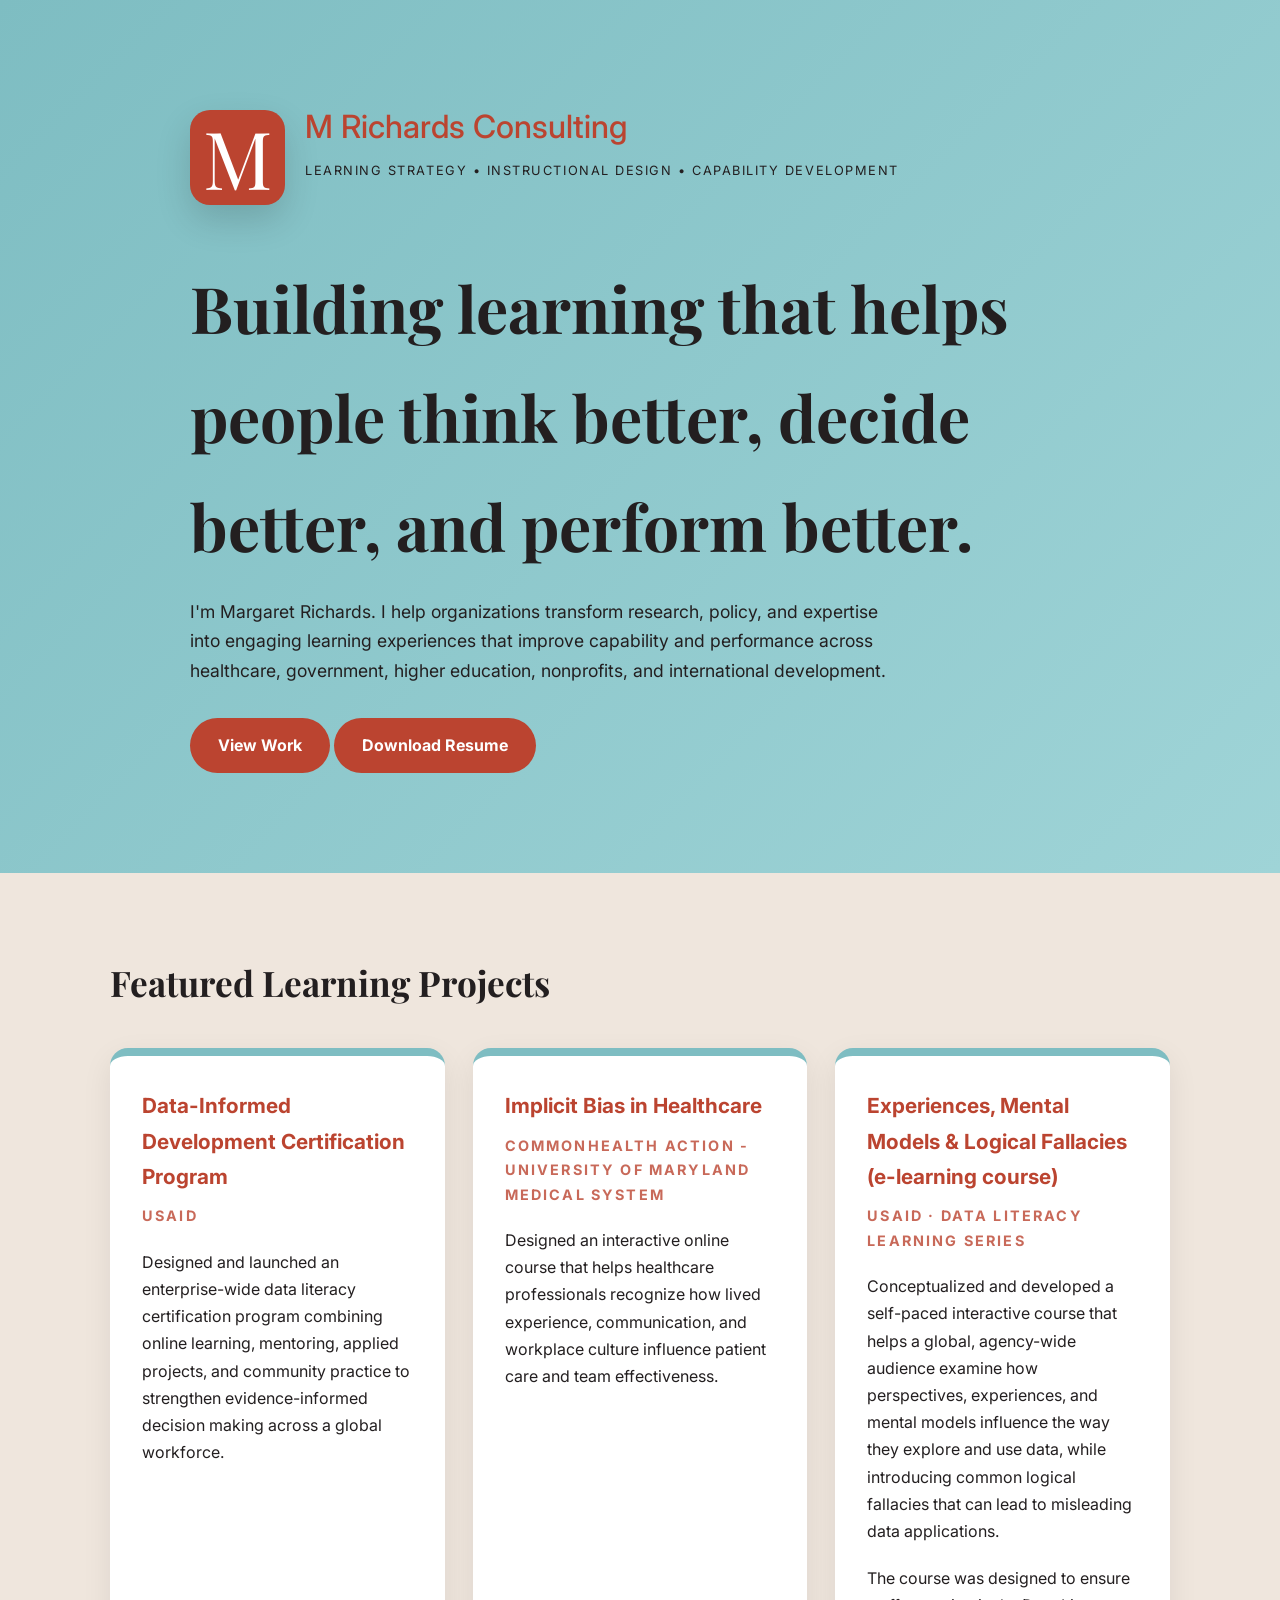
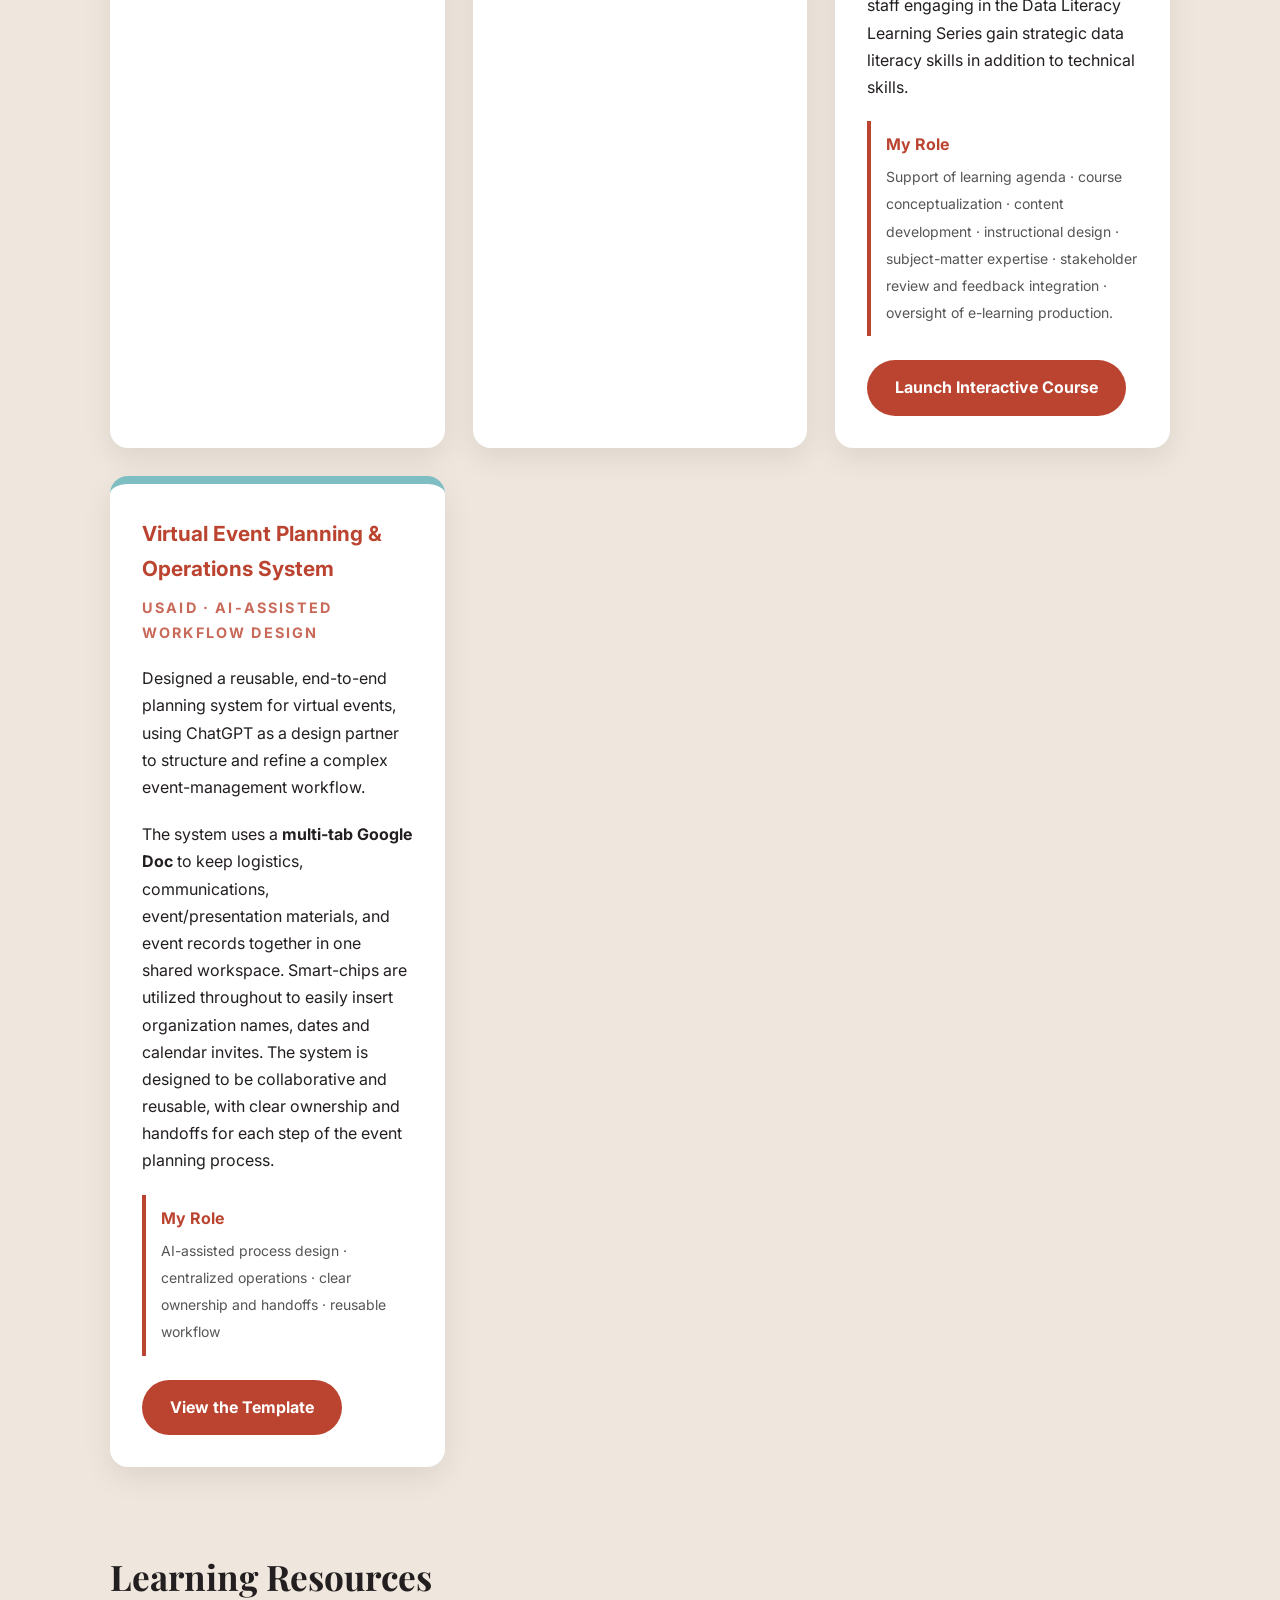
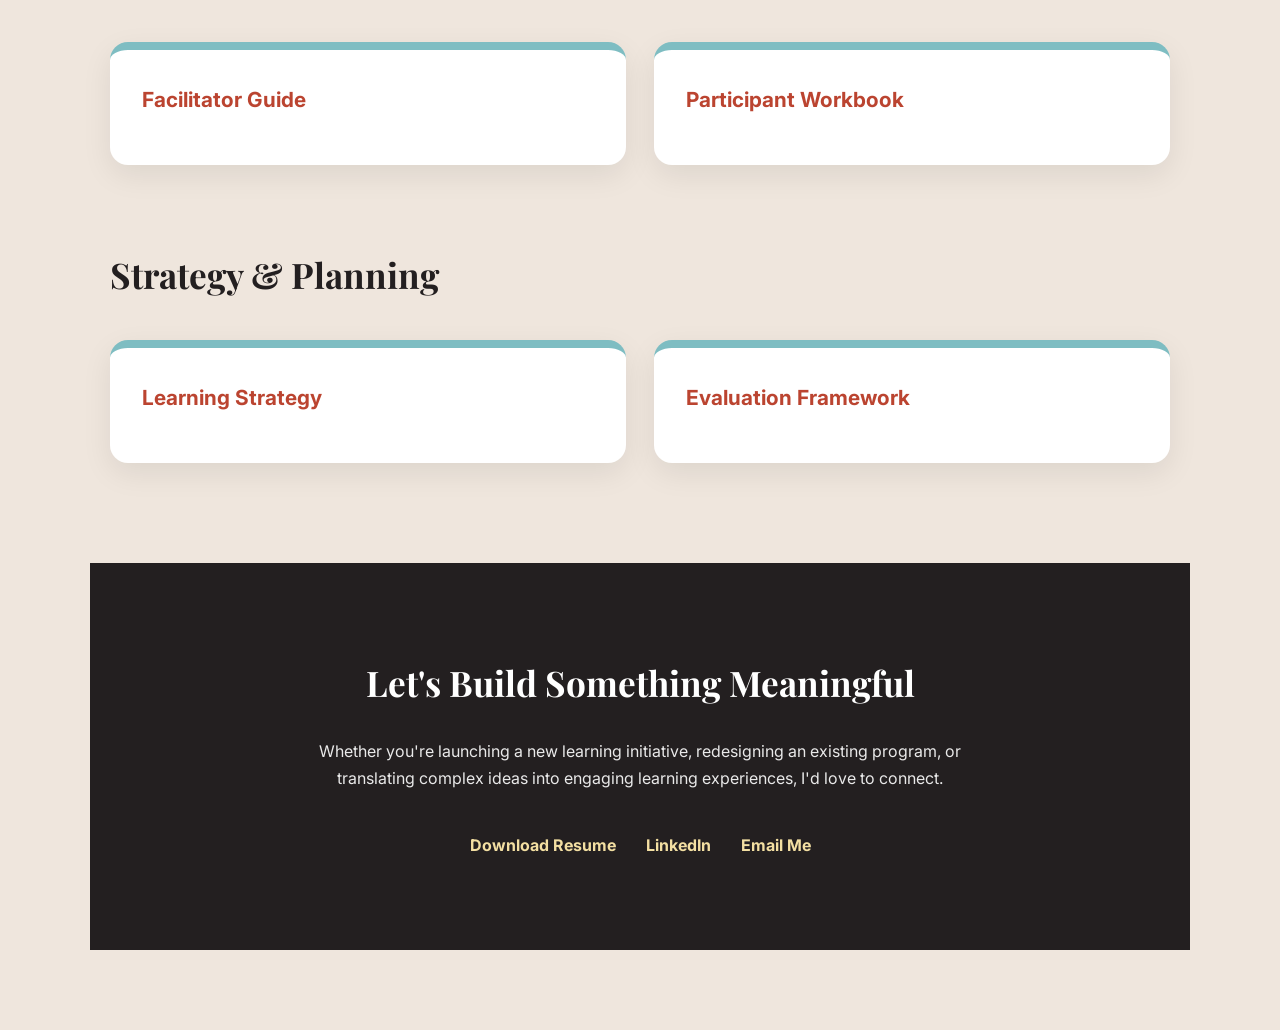
<file: index.html>
<!DOCTYPE html>
<html lang="en">
<head>
    <meta charset="UTF-8">
    <meta name="viewport" content="width=device-width, initial-scale=1.0">
    <title>Margaret Richards | Learning Experience Portfolio</title>

    <link rel="stylesheet" href="style.css">

    <link rel="preconnect" href="https://fonts.googleapis.com">
    <link rel="preconnect" href="https://fonts.gstatic.com" crossorigin>

    <link href="https://fonts.googleapis.com/css2?family=Playfair+Display:wght@700&family=Inter:wght@300;400;500;700&display=swap" rel="stylesheet">
</head>

<body>

<header class="hero">

    <div class="hero-pattern"></div>

    <div class="hero-content">

        <div class="brand">
            <span class="brand-m">M</span>

            <div class="brand-text">
                <h2>M Richards Consulting</h2>
                <p>Learning Strategy • Instructional Design • Capability Development</p>
            </div>
        </div>

        <h1>
            Building learning that helps people think better, decide better, and perform better.
        </h1>

        <p class="intro">
            I'm Margaret Richards. I help organizations transform research, policy, and expertise into engaging learning experiences that improve capability and performance across healthcare, government, higher education, nonprofits, and international development.
        </p>

        <div class="hero-buttons">
            <a class="button" href="#work">View Work</a>
            <a class="button secondary" href="#">Download Resume</a>
        </div>

    </div>

</header>


<!-- FEATURED WORK -->

<section id="work">

    <h3>Featured Learning Projects</h3>

    <div class="cards">

        <!-- CARD 1: DID CERTIFICATION PROGRAM -->

        <div class="card">

            <h4>Data-Informed Development Certification Program</h4>

            <p class="client">USAID</p>

            <p>
                Designed and launched an enterprise-wide data literacy certification
                program combining online learning, mentoring, applied projects, and
                community practice to strengthen evidence-informed decision making
                across a global workforce.
            </p>

        </div>


        <!-- CARD 2: IMPLICIT BIAS -->

        <div class="card">

            <h4>Implicit Bias in Healthcare</h4>

            <p class="client">
                CommonHealth ACTION - University of Maryland Medical System
            </p>

            <p>
                Designed an interactive online course that helps healthcare
                professionals recognize how lived experience, communication, and
                workplace culture influence patient care and team effectiveness.
            </p>

        </div>


        <!-- CARD 3: EXPERIENCES, MENTAL MODELS & LOGICAL FALLACIES -->

        <div class="card">

            <h4>Experiences, Mental Models &amp; Logical Fallacies (e-learning course)</h4>

            <p class="client">
                USAID · Data Literacy Learning Series
            </p>

            <p>
                Conceptualized and developed a self-paced interactive course that helps a
                global, agency-wide audience examine how perspectives, experiences,
                and mental models influence the way they explore and use data,
                while introducing common logical fallacies that can lead to
                misleading data applications.
            </p>
            <p>The course was designed to ensure staff engaging in the Data Literacy Learning Series gain strategic data literacy skills in addition to technical skills.</p>

            <div class="card-impact">
                <strong>My Role</strong> 
                
                <span>
                    Support of learning agenda · course conceptualization · content development · instructional design · subject-matter expertise · stakeholder review and feedback integration · oversight of e-learning production.</span>
            </div>

            <a
                class="button"
                href="portfolio/course_emlf/scormcontent/index.html"
            >
                Launch Interactive Course
            </a>

        </div>


        <!-- CARD 4: VIRTUAL EVENT PLANNING -->

        <div class="card">

            <h4>Virtual Event Planning &amp; Operations System</h4>

            <p class="client">
                USAID · AI-Assisted Workflow Design
            </p>

            <p>
                Designed a reusable, end-to-end planning system for virtual events,
                using ChatGPT as a design partner to structure and refine a complex
                event-management workflow.
            </p>

            <p>
                The system uses a <strong>multi-tab Google Doc</strong> to keep
                logistics, communications, event/presentation materials, and event
                records together in one shared workspace. Smart-chips are utilized throughout to easily insert organization names, dates and calendar invites. The system is designed to be collaborative and reusable, with clear ownership and handoffs for each step of the event planning process.
            </p>

            <!-- <div class="event-system-grid">

                <div>
                    <strong>LOGISTICS</strong>
                    <span>
                        Roles &amp; responsibilities · objectives · scheduling ·
                        technology · agenda · promotion · content preparation ·
                        day-of operations · follow-up
                    </span>
                </div>

                <div>
                    <strong>COMMS DRAFTS</strong>
                    <span>
                        Calendar language · outreach messages · promotional
                        materials · follow-up communications
                    </span>
                </div>

                <div>
                    <strong>TALKING POINTS</strong>
                    <span>
                        Speaker preparation · facilitator notes · presentation
                        links · Q&amp;A · event notes
                    </span>
                </div>

            </div> -->

            <div class="card-impact">

                <strong>My Role</strong>

                <span>
                    AI-assisted process design · centralized operations ·
                    clear ownership and handoffs · reusable workflow
                </span>

            </div>

            <a
                class="button"
                href="https://docs.google.com/document/d/1nzLMJLiyjbRR-kcodajo7oiuRmUmhAQAjcx7zkD9eeo/edit?tab=t.0#heading=h.qlh7xlo78rj"
                target="_blank"
                rel="noopener noreferrer"
            >
                View the Template
            </a>

        </div>

    </div>

</section>


<!-- LEARNING RESOURCES -->

<section>

    <h3>Learning Resources</h3>

    <div class="cards">

        <div class="card">
            <h4>Facilitator Guide</h4>
        </div>

        <div class="card">
            <h4>Participant Workbook</h4>
        </div>

    </div>

</section>


<!-- STRATEGY & PLANNING -->

<section>

    <h3>Strategy &amp; Planning</h3>

    <div class="cards">

        <div class="card">
            <h4>Learning Strategy</h4>
        </div>

        <div class="card">
            <h4>Evaluation Framework</h4>
        </div>

    </div>

</section>


<!-- CONTACT -->

<section class="contact">

    <h3>Let's Build Something Meaningful</h3>

    <p>
        Whether you're launching a new learning initiative, redesigning an
        existing program, or translating complex ideas into engaging learning
        experiences, I'd love to connect.
    </p>

    <div class="contact-links">

        <a href="#">Download Resume</a>

        <a href="#">LinkedIn</a>

        <a href="mailto:your@email.com">Email Me</a>

    </div>

</section>


</body>
</html>
</file>
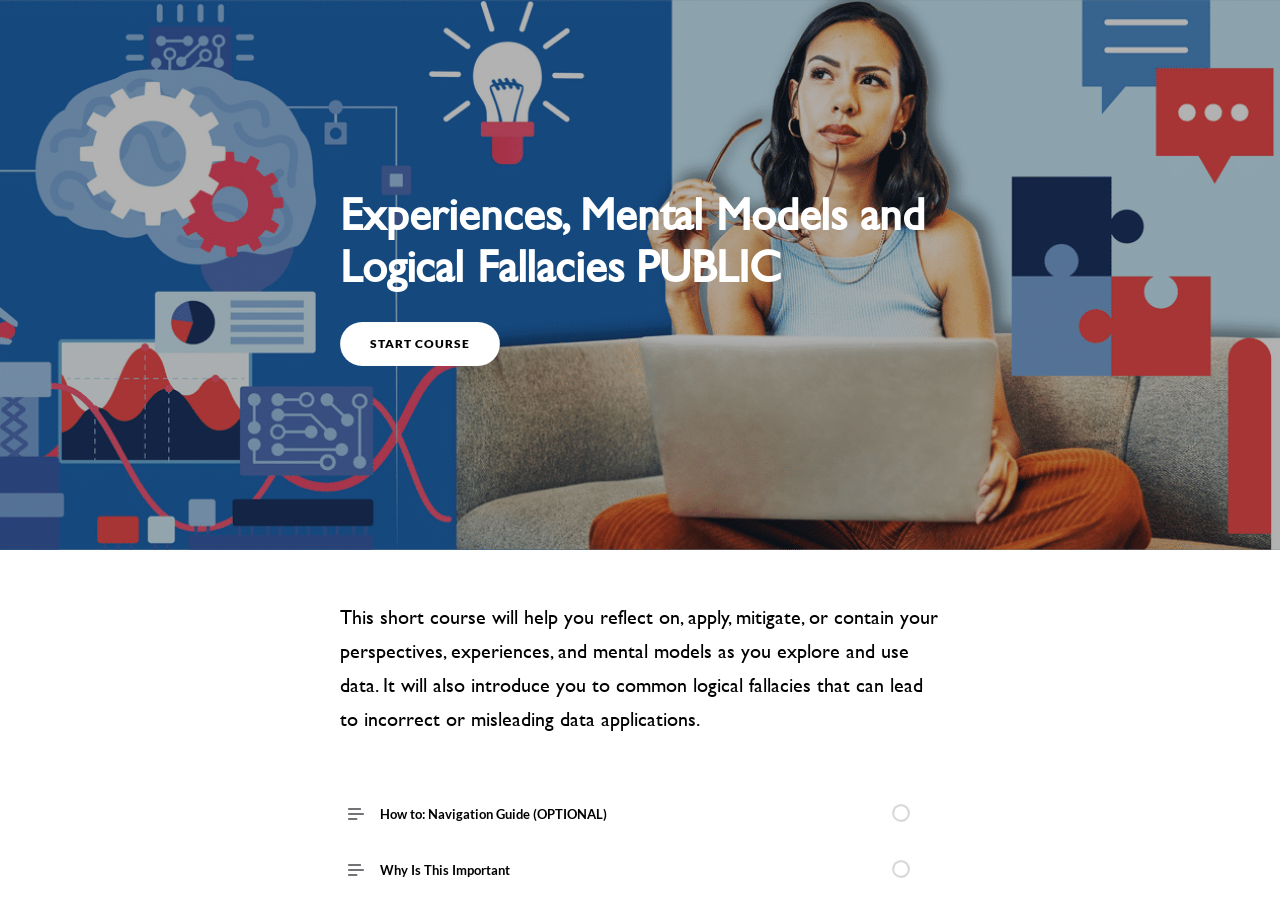
<file: portfolio/course_emlf/scormcontent/index.html>
<!DOCTYPE html>
<html lang="en" class="">
  <head>
    <meta http-equiv="X-UA-Compatible" content="IE=edge,chrome=1">
    <meta name="viewport" content="width=device-width, initial-scale=1">
    <meta charset="utf-8">

    <title>Experiences, Mental Models and Logical Fallacies PUBLIC</title>

    <link type="text/css" rel="stylesheet" href="lib/icomoon.css">
    <script type="text/javascript" src="lib/player-0.0.11.min.js"></script>
    <script type="text/javascript" src="lib/lzwcompress.js"></script>

    <!-- Resize Hack -->
    <script type="text/javascript">
      window.resizeTo(screen.width, screen.height);
    </script>
    
    <!--[if lt IE 9]>
    <script src="//html5shiv.googlecode.com/svn/trunk/html5.js"></script>
    <![endif]-->

    <script id="__ENTRY__" type="application/json">
      {".js":["rise/0f74284f.js"]}
    </script>

    <script id="__REMOTE_ENTRIES__" type="application/json">
      {"mondrian":{".js":["mondrian/entry.js"]}}
    </script>

    <script>
      (function() {
        const jsonp = {}

        function loadModule(manifest) {
          const p = []

          if (manifest['.css'] != null) {
            for (var idx = 0; idx < manifest['.css'].length; idx++) {
              p.push(new Promise((resolve, reject) => {
                var link = document.createElement('link')
                link.onload = resolve
                link.onerror = reject
                link.rel = 'stylesheet'
                link.href = 'lib/' + manifest['.css'][idx]
                document.body.appendChild(link)
              }))
            }
          }

          if (manifest['.js'] != null) {
            for (var idx = 0; idx < manifest['.js'].length; idx++) {
              p.push(new Promise((resolve, reject) => {
                var script = document.createElement('script')
                script.onload = resolve
                script.onerror = reject
                script.src = 'lib/' + manifest['.js'][idx]
                document.body.appendChild(script)
              }))
            }
          }

          return Promise.all(p)
        }

        function deserialize(str) {
          const buffer = Uint8Array.from(atob(str), c => c.charCodeAt(0))
          const json = new TextDecoder().decode(buffer)
          const result = JSON.parse(json)
          return result
        }

        function __loadEntry() {
          return loadModule(JSON.parse(document.getElementById('__ENTRY__').textContent))
        }

        function __loadRemoteEntry(name) {
          const manifest = JSON.parse(document.getElementById('__REMOTE_ENTRIES__').textContent)
          if (manifest[name] == null) throw new Error(`Missing manifest for remote entry "${name}".`)
          return loadModule(manifest[name])
        }
        
        async function __loadJsonp(id, path) {
          try {
            return await new Promise((resolve, reject) => {
              try {
                jsonp[id] = resolve
                const script = document.createElement('script')
                script.onerror = reject
                script.src = `./${path}`
                document.head.appendChild(script)
              } catch (err) {
                reject(err)
              }
            })
          } finally {
            delete jsonp[id]
          }
        }

        function __resolveJsonp(id, data) {
          const resolve = jsonp[id]
          if (typeof resolve !== 'function') {
            throw new Error(`Could not load JSONP "${id}"`)
          }
          resolve(data)
        }

        async function __fetchCourse(name) {
          name = name == null ? window.i18n.default : name
          if (!window.i18n.available.includes(name)) {
            console.warn(`Could not load locale "${name}"`)
            name = window.i18n.available[0]
          }
          const encoded = await __loadJsonp(`course:${name}`, `locales/${name}.js`)
          const courseData = deserialize(encoded)
          return courseData
        }

        window.__loadEntry = __loadEntry
        window.__loadRemoteEntry = __loadRemoteEntry
        window.__loadJsonp = __loadJsonp
        window.__resolveJsonp = __resolveJsonp
        window.__fetchCourse = __fetchCourse
      })()
    </script>
    <style>
.lesson-header__author {
    display: none !important;
}
.cover__header-content-authors {
    display: none !important;
}

</style><script>
document.addEventListener('DOMContentLoaded', function () {

    function updatePortfolioRedactions() {

        // Hide Rise author information
        document.querySelectorAll('.lesson-header__author').forEach(function (el) {
            el.style.display = 'none';
        });

        // Replace the Self Assessment PDF download
        document.querySelectorAll('.blocks-button').forEach(function (block) {
            if (block.innerText.includes('Self Assessment Guide')) {

                const description = block.querySelector('.blocks-button__description span');
                const button = block.querySelector('.blocks-button__button');

                if (description) {
                    description.textContent = 'Download unavailable';
                }

                if (button) {
                    button.remove();
                }
            }
        });

        // Replace the Decision Making PowerPoint download
        document.querySelectorAll('.block-attachment').forEach(function (attachment) {

            if (attachment.innerText.includes('Decision Making and Mental Models.pptx')) {

                attachment.outerHTML = `
                    <div style="
                        padding: 24px;
                        text-align: center;
                        font-size: 20px;
                        font-weight: 600;
                    ">
                        Download unavailable
                    </div>
                `;
            }

        });
                         
      }

    // Run once when the page loads
    updatePortfolioRedactions();

    // Run again whenever Rise changes the page
    const observer = new MutationObserver(function () {
        updatePortfolioRedactions();
    });

    observer.observe(document.body, {
        childList: true,
        subtree: true
    });
        
});
</script>
  </head>
  <body>
    <div id="app"></div>
    <script>
  (function(root) {
    window.i18n = {"available":["und"],"default":"und"};
    window.partnerContent = [];

    var quizId = null;
    var storylineId = null;
    var completionPercentage = 100;
    var reporting = 'passed-incomplete';

    var LMSProxySelections = [
      'CommitData',
      'ConcedeControl', // Gives control back to the LMS
      'CreateResponseIdentifier', // Create question response
      'Finish',
      'GetDataChunk',  // Retrieve stringified object with lesson progress
      'GetStatus', // Get Current Status
      'MatchingResponse', // Interaction - Question Type
      'RecordFillInInteraction', // Interaction - Question Type
      'RecordMatchingInteraction', // Interaction - Question Type
      'RecordMultipleChoiceInteraction', // Interaction - Question Type
      'ResetStatus', // Reset the Status
      'SetBookmark',   // Set identifier for bookmark
      'SetDataChunk',  // Set a stringified object with lesson progress
      'SetFailed', // Tell LMS user Failed course
      'SetPassed', // Tell LMS user Passed the course
      'SetReachedEnd', // Tell LMS user completed course
      'SetScore', // Report Users Score to the LMS (for Pass and fail)
      'WriteToDebug',
    ];

    function HookCommit() {
  LMSProxyFuncs.WriteToDebug('Commit strategy detected a reason to commit! Forcing a commit to the LMS.');
  LMSProxyFuncs.CommitData();
}

const ProxyHooks = {

  'SetFailed': HookCommit,
  'SetPassed': HookCommit,
  'SetReachedEnd': HookCommit,
  'SetScore': HookCommit,

  'RecordMultipleChoiceInteraction': HookCommit,
  'RecordMatchingInteraction': HookCommit,
  'RecordFillInInteraction': HookCommit,
  'MatchingResponse': HookCommit,
};

function hookProxy(funcName) {
  if(ProxyHooks[funcName]) {
    return ProxyHooks[funcName]();
  }

  return;
}

var LMSProxyFuncs = pick(LMSProxySelections, window.parent, Function.prototype);

function noAPIFunction (funcName) {
  return function () {
    console.log('Warning: Course was unable to find the LMS API for ' + funcName + '. Course may have been launched from scormcontent/index.html, or the course package is not within an LMS. Saving of student data will not occur.');
  }
}

var initProxy = function() {
  return Object.keys(LMSProxyFuncs).reduce(function(newProxy, funcName) {
    if (LMSProxyFuncs[funcName].toString().length < 35) {
      noAPIFunction(funcName)();

      if (funcName === 'cmi5') {
        newProxy['cmi5'] = {
          getMasteryScore: noAPIFunction('cmi5.getMasteryScore')
        }
      } else {
        newProxy[funcName] = noAPIFunction(funcName);
      }
      
      return newProxy;
    }

    if (arrayHas(funcName, ['CreateResponseIdentifier', 'MatchingResponse', 'cmi5'])) {
      newProxy[funcName] = LMSProxyFuncs[funcName];
      return newProxy;
    }

    newProxy[funcName] = function () {
      var args = ([]).slice.call(arguments);
      var result = LMSProxyFuncs[funcName].apply(null, args);

      hookProxy(funcName);

      return result;
    }
    return newProxy;
  }, {})
}


    var LMSProxy = initProxy();

    var cache = getLMSData();

    function debounce(fn, delay) {
  var timer = null;

  return function () {
    var context = this, args = arguments;
    clearTimeout(timer);
    timer = setTimeout(function () {
      fn.apply(context, args);
    }, delay);
  };
}

function compress(data) {
  try {
    return JSON.stringify({
      v: 2,
      d: lzwCompress.pack(JSON.stringify(data)),
      cpv: "Escr5QVG"
    });
  } catch(e) {
    return '';
  }
}

function decompress(stringData) {
  try {
    const data = JSON.parse(stringData);

    return data.d
      ? JSON.parse(lzwCompress.unpack(data.d))
      : data;
  } catch(e) {
    return {};
  }
}

function assign(target) {
  if (target === undefined || target === null) {
    throw new TypeError('assign: Cannot convert undefined or null to object');
  }

  var output = Object(target);

  for (var index = 1; index < arguments.length; index++) {
    var source = arguments[index];
    if (source !== undefined && source !== null) {
      for (var nextKey in source) {
        if (source.hasOwnProperty(nextKey)) {
          output[nextKey] = source[nextKey];
        }
      }
    }
  }
  return output;
}

function identity(value) {
  return value;
}

function bookmark(id) {
  var url = 'index.html#/lessons/' + id;

  LMSProxy.SetBookmark(url, '');
}

function completeOut(passed, reportParam) {
  var reportType = reportParam || reporting;

  if(passed) {
    switch(reportType) {
      case 'completed-incomplete':
      case 'completed-failed':
        LMSProxy.ResetStatus();
        LMSProxy.SetReachedEnd();
        break;

      case 'passed-incomplete':
      case 'passed-failed':
        LMSProxy.SetPassed();
        LMSProxy.SetReachedEnd();
        break;
    }
  } else {
    switch(reportType) {
      case 'passed-failed':
      case 'completed-failed':
        if(!isPassed()) {
          LMSProxy.SetFailed();
        }
        break;
    }
  }
}

var setDataChunk = debounce(function(data) {
  LMSProxy.SetDataChunk(data);
}, 1000);

function concatLMSData(data) {
  assign(cache, data);
  setDataChunk(compress(cache));
}

function exit() {
  LMSProxy.ConcedeControl();
}

function finish(totalProgress) {
  if (
    quizId === null &&
    storylineId === null &&
    completionPercentage != undefined &&
    totalProgress >= completionPercentage
  ) {
    completeOut(true);
  }
}

function finishQuiz(passed, score, id) {
  if (id == quizId) {
    reportScore(score);
    completeOut(passed);
  }
}

function finishStoryline(id, passed, isQuiz, score) {
  if (id == storylineId) {
    if (isQuiz) {
      reportScore(score);
      completeOut(passed, 'passed-failed');
    } else {
      completeOut(passed);
    }
  }
}

function stripHtml(title) {
  return title.replace(/<(?:.|\n)*?>/gm, '');
}

function shorten(title) {
  return title.charAt(0);
}

function buildResponseIdentifier(response) {
  var title = stripHtml(response.title);
  return LMSProxy.CreateResponseIdentifier(shorten(title), title);
}

function buildMatchingResponse(response) {
  var sourceTitle = stripHtml(response.source.title);
  var targetTitle = stripHtml(response.target.title);

  var source =
    LMSProxy.CreateResponseIdentifier(shorten(sourceTitle), sourceTitle);
  var target =
    LMSProxy.CreateResponseIdentifier(shorten(targetTitle), targetTitle);

  return new LMSProxy.MatchingResponse(source, target);
}

function cleanTitle(title, maxSize) {
  return title.substr(0, maxSize || 20).replace(/\s/g, '_');
}

function titleToId(quiz, question, attempts) {
  return cleanTitle(quiz, 20) + '_' + cleanTitle(question, 230) + '_' + attempts.toString().substr(0,3);
}

function normalizeResult(correct) {
  return correct
    ? window.parent.INTERACTION_RESULT_CORRECT
    : window.parent.INTERACTION_RESULT_WRONG;
}

function reportAnswer(data) {
  var recorder = Function.prototype;
  var response;
  var correctResponses;

  var isCorrect = normalizeResult(data.isCorrect);
  var latency = data.latency;
  var title = data.questionTitle;
  var weighting = 1;
  var strId = titleToId(data.quizTitle, title, data.retryAttempts);

  switch (data.type) {
    case 'MULTIPLE_CHOICE':
    case 'MULTIPLE_RESPONSE':
      response = data.response.map(buildResponseIdentifier);
      correctResponses = data.correctResponse.map(buildResponseIdentifier);
      recorder = LMSProxy.RecordMultipleChoiceInteraction;
      break;

    case 'FILL_IN_THE_BLANK':
      response = data.response;
      correctResponses = data.correctResponse;
      recorder = LMSProxy.RecordFillInInteraction;
      break;

    case 'MATCHING':
      response = data.response.map(buildMatchingResponse);
      correctResponses = data.correctResponse.map(buildMatchingResponse);
      recorder = LMSProxy.RecordMatchingInteraction;
      break;
  }

  recorder(
    strId,
    response,
    isCorrect,
    correctResponses,
    title,
    weighting,
    latency,
    0
  );
}

function getLMSData() {
  var data = null;

  if(!cache) {
    data = LMSProxy.GetDataChunk();

    var result = data
      ? decompress(data)
      : {};

    return result;
  }

  return assign({}, cache);
}

function getProgress(initialProgress) {
  var decodeCourseProgress =
    root.Rise.decodeCourseProgress;

  var progress = assign({}, {
    progress: { lessons: {} }
  }, getLMSData()).progress;

  if(initialProgress) {
    return decodeCourseProgress(initialProgress, progress);
  }

  return progress;
}

function isExport() {
  return true;
}

function isPassed() {
  return LMSProxy.GetStatus() === window.parent.LESSON_STATUS_PASSED;
}

function pick(keys, obj, def) {
  return keys.reduce(function(memo, key) {
    if(obj[key] === undefined) {
      if(def !== undefined) {
        memo[key] = def;
      }
    } else {
      memo[key] = obj[key];
    }

    return memo;
  }, {});
}

function reportScore(score) {
  var highScore = Math.max(getLMSData().score || 0, score);
  concatLMSData({ score: highScore });

  LMSProxy.SetScore(highScore, 100, 0);
}

function resolvePath(path) {
  return ('assets/').concat(path);
}

function resolveFontPath(font) {
  return ('lib/fonts/').concat(font.key.split('/').reverse()[0]);
}

function setLessonProgress(lessonProgress) {
  var encodeLessonProgress =
    root.Rise.encodeLessonProgress;

  var currentProgress = getProgress();

  var lessons = assign(
    {},
    currentProgress.lessons,
    encodeLessonProgress(lessonProgress)
  );

  var progress = assign({}, currentProgress, { lessons: lessons });

  concatLMSData({ progress: progress });
}

function setCourseProgress(courseProgress) {
  var encodeCourseProgress =
    root.Rise.encodeCourseProgress;

  var currentProgress = getProgress();

  var progress = assign(
    {},
    currentProgress,
    encodeCourseProgress(courseProgress)
  );

  concatLMSData({ progress: progress });
}

function getMasteryScore(payload) {
  return payload.passingScore;
}

function arrayHas(val, arr) {
  return !!(~(arr.indexOf(val)))
}

function fetchAvailableLocales() {
  return window.i18n
}

root.Rise = {
  completeLessons: identity,
  decodeCourseProgress: identity,
  encodeCourseProgress: identity,
  encodeLessonProgress: identity
};

root.Runtime = {
  bookmark: bookmark,
  exit: exit,
  fetch: window.__fetchCourse,
  fetchAvailableLocales: fetchAvailableLocales,
  finish: finish,
  finishQuiz: finishQuiz,
  finishStoryline: finishStoryline,
  getMasteryScore: getMasteryScore,
  getProgress: getProgress,
  isExport: isExport,
  reportAnswer: reportAnswer,
  resolveFontPath: resolveFontPath,
  resolvePath: resolvePath,
  setCourseProgress: setCourseProgress,
  setLessonProgress: setLessonProgress
};

  }(window));
</script>

    
    <script>__loadEntry()</script>
    
  </body>
</html>
</file>
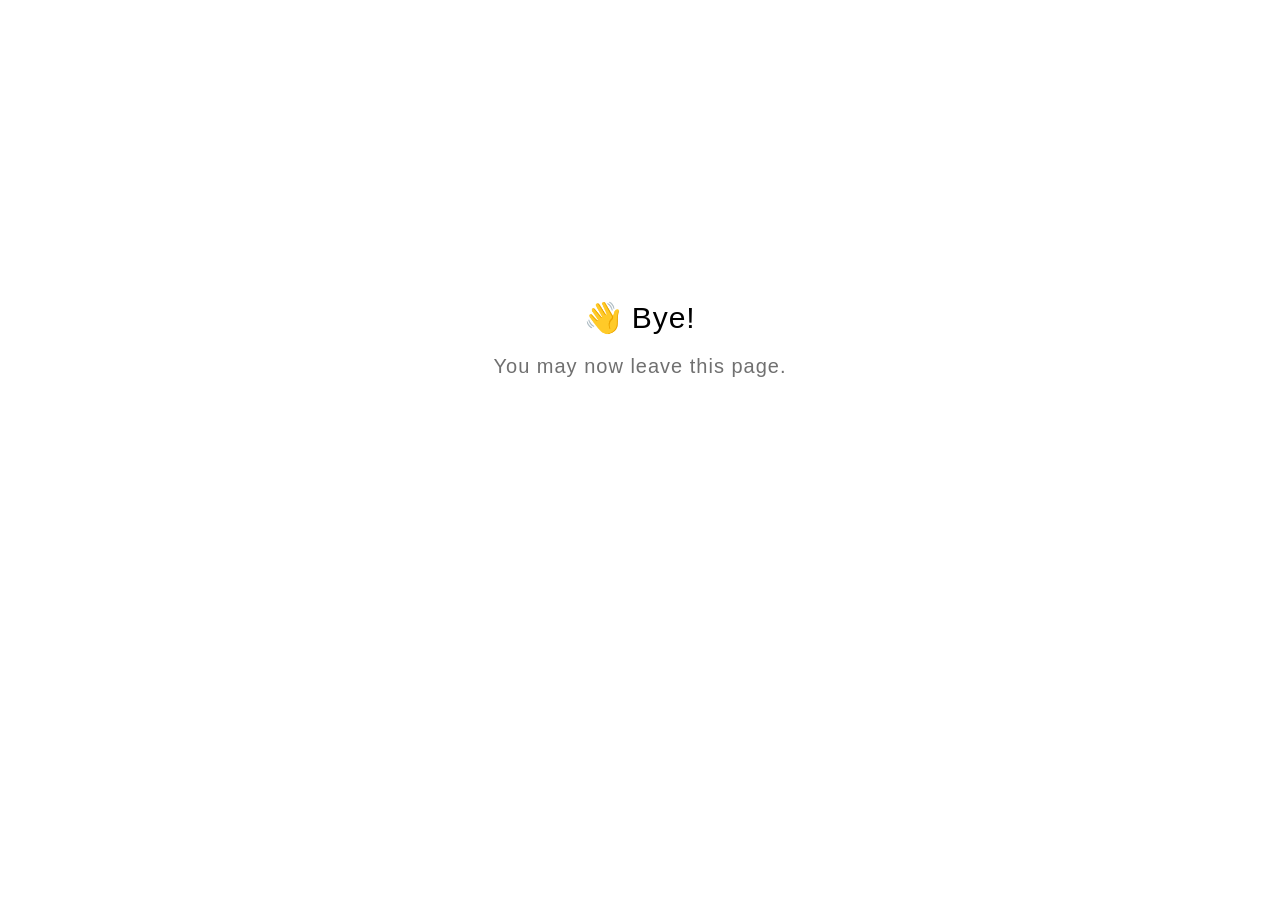
<file: portfolio/course_emlf/scormdriver/goodbye.html>
<!DOCTYPE html>
<html lang="en">
  <head>
    <title>Goodbye</title>
    <meta charset="utf-8" lang="en">
    <style>
      html {
        font-size: 20px;
        font-family: 'lato', sans-serif;
        font-weight: lighter;
        letter-spacing: 0.05rem;
      }

      .goodbye-container {
        text-align: center;
        margin-top: 15rem;
      }

      .bye-message {
        font-size: 1.5rem;
      }

      .exit-text {
        color: #707070;
        margin-top: 1rem;
      }
    </style>
  </head>
  <body>
    <div class="goodbye-container">
      <div class="bye-message">👋 Bye!</div>
      <div class="exit-text">You may now leave this page.</div>
    </div>
  </body>
</html>
</file>
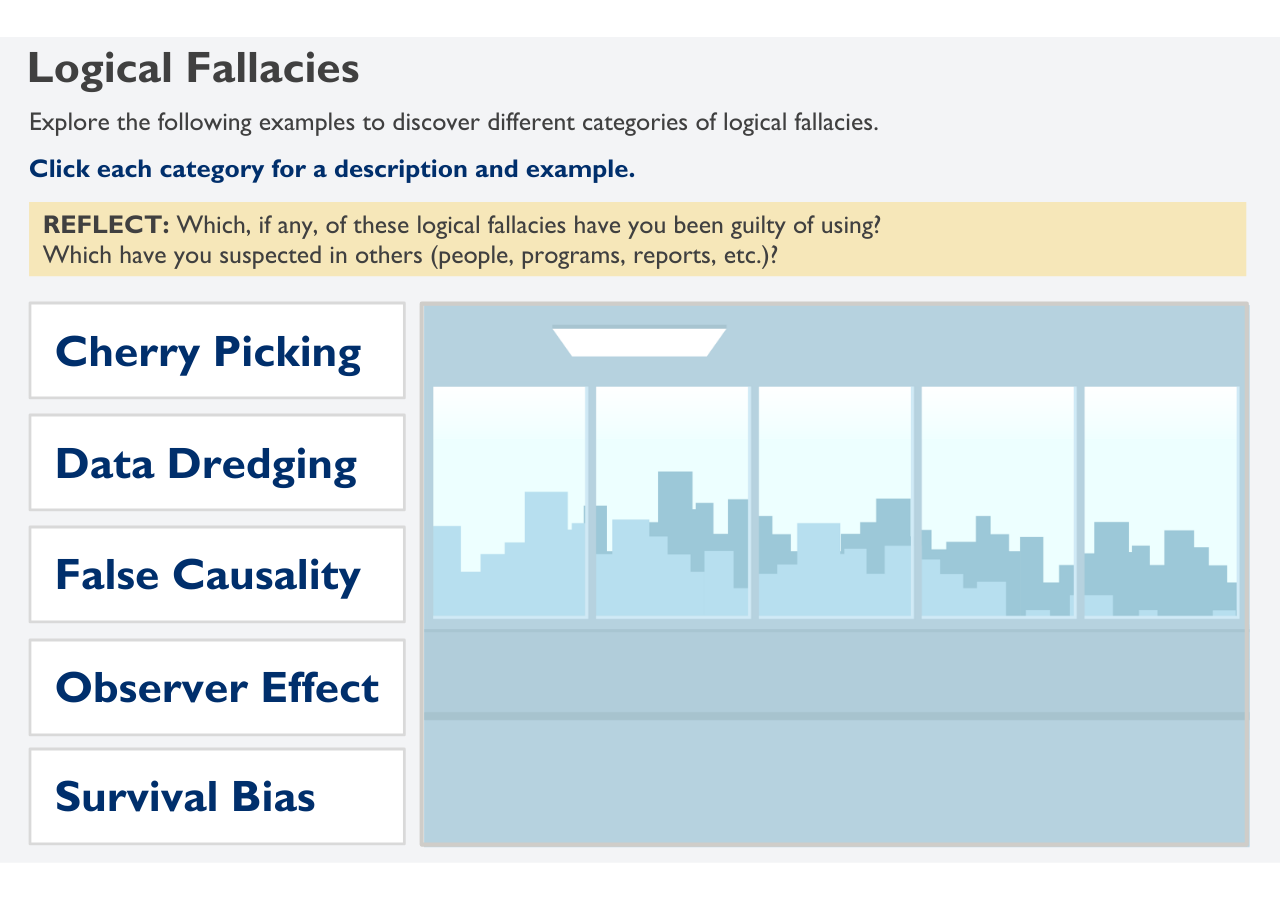
<file: portfolio/course_emlf/scormcontent/assets/931jGnraKnhhErWe/story.html>
﻿<!doctype html>
<html lang="en-US">
<head>
  <meta charset="utf-8">
  <!-- Created using Storyline 360 x64 - http://www.articulate.com  -->
  <!-- version: 3.86.32080.0 -->
  <title>Logical Fallacies</title>
  <meta http-equiv="x-ua-compatible" content="IE=edge"/>
  <meta name="viewport" content="width=device-width,initial-scale=1,user-scalable=no,shrink-to-fit=no,minimal-ui"/>
  <meta name="apple-mobile-web-app-capable" content="yes"/>
  <style>
    html, body { height: 100%; padding: 0; margin: 0 }
    #app { height: 100%; width: 100%; }
  </style>

  <script>
    window.DS = {};
    window.globals = {
      DATA_PATH_BASE: '',
      HAS_FRAME: true,
      HAS_SLIDE: true,

      lmsPresent: false,
      tinCanPresent: false,
      cmi5Present: false,
      aoSupport: false,
      scale: 'noscale',
      captureRc: false,
      browserSize: 'optimal',
      bgColor: '#282828',
      features: 'ClosedCaptionsCustomization,DropInBase,DropInInteractions,DropInMisc,DropInVectors,DropInVideo,JsApi,LayerPresentAsDialog,MultipleQuizTracking,UpdatedThemeEditor',
      themeName: 'unified',
      preloaderColor: '#FFFFFF',
      suppressAnalytics: false,
      productChannel: 'stable',
      publishSource: 'storyline',
      aid: 'auth0|5c1a7727cee072677462e35d',
      cid: '4a817099-eac2-4d66-99b0-1e03960a0d92',
      playerVersion: '3.86.32080.0',
      publishTimestamp: '2024-03-30T20:14:50.8686966Z',
      maxIosVideoElements: 10,
      connectionSettings: { message: 'You%20are%20offline.%20Trying%20to%20reconnect...', useDarkTheme: false, mode: 'disabled' },
      hasFeature: function(feature) {
        return this.features.split(',').includes(feature);
      },
      
      parseParams: function(qs) {
        if (window.globals.parsedParams != null) {
          return window.globals.parsedParams;
        }
        qs = (qs || window.location.search.substr(1)).split('+').join(' ');
        var params = {},
            tokens,
            re = /[?&]?([^=]+)=([^&]*)/g;

        while (tokens = re.exec(qs)) {
          params[decodeURIComponent(tokens[1]).trim()] =
            decodeURIComponent(tokens[2]).trim();
        }
        window.globals.parsedParams = params;
        return params;
      }

    };
  </script>
  <script>
    var isIe11 = ('ActiveXObject' in window || window.MSBlobBuilder != null)
      && window.msCrypto != null && !window.ActiveXObject;
    if (isIe11) {
      window.globals.unsupportedBrowser = true;
      document.write(atob('[base64]'));
    }
  </script>

  <script>
    if (window.globals.hasFeature('MultiLanguageSupport')) {
      
      
    }
  </script>

  
  <script>window.THREE = { };</script>
  
<meta name="robots" content="noindex, nofollow"></head>
<body style="background: #282828" class="cs-HTML theme-unified">
<script src="player-interface.js"></script>
  <script>!function(){var e,i=/iPhone/i,o=/iPod/i,n=/iPad/i,t=/\biOS-universal(?:.+)Mac\b/i,r=/\bAndroid(?:.+)Mobile\b/i,a=/Android/i,d=/(?:SD4930UR|\bSilk(?:.+)Mobile\b)/i,p=/Silk/i,l=/Windows Phone/i,u=/\bWindows(?:.+)ARM\b/i,b=/BlackBerry/i,s=/BB10/i,c=/Opera Mini/i,f=/\b(CriOS|Chrome)(?:.+)Mobile/i,h=/Mobile(?:.+)Firefox\b/i,v=function(e){return void 0!==e&&"MacIntel"===e.platform&&"number"==typeof e.maxTouchPoints&&e.maxTouchPoints>1&&"undefined"==typeof MSStream};e=function(e){var m={userAgent:"",platform:"",maxTouchPoints:0};e||"undefined"==typeof navigator?"string"==typeof e?m.userAgent=e:e&&e.userAgent&&(m={userAgent:e.userAgent,platform:e.platform,maxTouchPoints:e.maxTouchPoints||0}):m={userAgent:navigator.userAgent,platform:navigator.platform,maxTouchPoints:navigator.maxTouchPoints||0};var g=m.userAgent,y=g.split("[FBAN");void 0!==y[1]&&(g=y[0]),void 0!==(y=g.split("Twitter"))[1]&&(g=y[0]);var A=function(e){return function(i){return i.test(e)}}(g),w={apple:{phone:A(i)&&!A(l),ipod:A(o),tablet:!A(i)&&(A(n)||v(m))&&!A(l),universal:A(t),device:(A(i)||A(o)||A(n)||A(t)||v(m))&&!A(l)},amazon:{phone:A(d),tablet:!A(d)&&A(p),device:A(d)||A(p)},android:{phone:!A(l)&&A(d)||!A(l)&&A(r),tablet:!A(l)&&!A(d)&&!A(r)&&(A(p)||A(a)),device:!A(l)&&(A(d)||A(p)||A(r)||A(a))||A(/\bokhttp\b/i)},windows:{phone:A(l),tablet:A(u),device:A(l)||A(u)},other:{blackberry:A(b),blackberry10:A(s),opera:A(c),firefox:A(h),chrome:A(f),device:A(b)||A(s)||A(c)||A(h)||A(f)},any:!1,phone:!1,tablet:!1};return w.any=w.apple.device||w.android.device||w.windows.device||w.other.device,w.phone=w.apple.phone||w.android.phone||w.windows.phone,w.tablet=w.apple.tablet||w.android.tablet||w.windows.tablet,w}(),"object"==typeof exports&&"undefined"!=typeof module?module.exports=e:"function"==typeof define&&define.amd?define((function(){return e})):this.isMobile=e}();
    window.isMobile.apple.tablet = window.isMobile.apple.tablet ||
      (navigator.platform === 'MacIntel' && navigator.maxTouchPoints > 1);
    window.isMobile.apple.device = window.isMobile.apple.device || window.isMobile.apple.tablet;
    window.isMobile.tablet = window.isMobile.tablet || window.isMobile.apple.tablet;
    window.isMobile.any = window.isMobile.any || window.isMobile.apple.tablet;
  </script>

  <div id="focus-sink" tabindex="-1"></div>

  <div id="preso"></div>
  <script>
    (function() {

      var classTypes = [ 'desktop', 'mobile', 'phone', 'tablet' ];

      var addDeviceClasses = function(prefix, testObj) {
        var curr, i;
        for (i = 0; i < classTypes.length; i++) {
          curr = classTypes[i];
          if (testObj[curr]) {
            document.body.classList.add(prefix + curr);
          }
        }
      };

      var params = window.globals.parseParams(),
          isDevicePreview = params.devicepreview === '1',
          isPhoneOverride = params.deviceType === 'phone' || (isDevicePreview && params.phone == '1'),
          isTabletOverride = (params.deviceType === 'tablet' || isDevicePreview) && !isPhoneOverride,
          isMobileOverride = isPhoneOverride || isTabletOverride;

      var deviceView = {
        desktop: !window.isMobile.any && !isMobileOverride,
        mobile: window.isMobile.any || isMobileOverride,
        phone: isPhoneOverride || (window.isMobile.phone && !isTabletOverride),
        tablet: isTabletOverride || window.isMobile.tablet
      };

      window.globals.deviceView = deviceView;
      window.isMobile.desktop = !window.isMobile.any;
      window.isMobile.mobile = window.isMobile.any;

      addDeviceClasses('view-', deviceView);

    })();
  </script>
  
  <script src='story_content/user.js' type=text/javascript></script>
  <div class="slide-loader"></div>

  <script>
    var doc = document, loader = doc.body.querySelector('.slide-loader'); [ 1, 2, 3 ].forEach(function(n) { var d = doc.createElement('div'); d.style.backgroundColor = window.globals.preloaderColor; d.classList.add('mobile-loader-dot'); d.classList.add('dot' + n); loader.appendChild(d); });
  </script>

  <div class="mobile-load-title-overlay" style="display: none">
    <div class="mobile-load-title">Logical Fallacies</div>
  </div>

  <div class="mobile-chrome-warning"></div>

  
<style>
  .warn-connection-dialog {
    display: none;
    background: transparent;
    pointer-events: all;
    position: fixed;
    left: 0;
    top: 0;
    width: 100%;
    height: 100%;
    z-index: 999;
  }

  .warn-connection-content {
    pointer-events: all;
    border-radius: 4px;
    background: white;
    border: 1px solid #E7E7E7;
    color: #333333;
    box-shadow: 0 2px 4px rgba(0, 0, 0, 0.25);
    transition: all 150ms ease-out;
    position: absolute;
    white-space: nowrap;
  }

  .view-phone.is-landscape .warn-connection-content {
    left: 23px;
    bottom: 23px;
  }

  .view-tablet.is-landscape .warn-connection-content {
    left: 50%;
    top: 20px;
    transform: translateX(-50%);
  }

  .view-mobile.is-portrait .warn-connection-content {
    transform: translate(-50%, calc(-100% - 15px));
  }

  .warn-connection-content p {
    display: inline-block;
    margin: 0 8px 0 0;
    line-height: 33px;
    font-size: 11px;
  }

  .warn-connection-content svg {
    position: relative;
    vertical-align: middle;
    margin: 0 2px 2px 8px;
  }

  .view-desktop .warn-connection-content {
    left: 1.5em;
    bottom: 1.5em;
  }

  .view-desktop .warn-connection-content p {
    font-size: 1.1em;
  }

  .is-offline .warn-connection-dialog {
    display: block;
  }

  .is-offline .cs-panel * {
    pointer-events: none !important;
  }

  .is-offline .cs-panel {
    pointer-events: all !important;
  }

  .is-offline #nav-controls * {
    pointer-events: none !important;
  }

  .is-offline #nav-controls {
    pointer-events: all !important;
  }
</style>

<div class="warn-connection-dialog" role="alertdialog" aria-modal="true" tabindex="0" aria-labelledby="warn-connection-message">
  <div class="warn-connection-content">
    <svg width="17" height="15" viewBox="0 0 17 15" xmlns="http://www.w3.org/2000/svg">
      <path fill="#8F0000" stroke="white" d="M16.07,12.98 L15.88,12.23 L9.51,1.21 C8.97,0.26,7.6,0.26,7.06,1.21 L0.69,12.23 C0.15,13.16,0.81,14.36,1.91,14.36 H14.65 C15.47,14.36,16.05,13.7,16.07,12.98 Z"/>
      <path fill="white" stroke="white" d="M8.58,5.5 C8.35,5.28,8.5,5.35,8.21,5.32 C8.09,5.35,7.97,5.49,7.96,5.67 C7.97,5.79,7.98,5.92,7.98,6.04 L7.98,6.04 C7.99,6.17,8,6.31,8.01,6.43 L8.01,6.44 C8.03,6.92,8.06,7.41,8.09,7.9 L8.09,7.9 C8.12,8.39,8.14,8.88,8.17,9.37 C8.17,9.39,8.18,9.42,8.2,9.44 C8.23,9.46,8.25,9.47,8.28,9.47 C8.31,9.47,8.34,9.46,8.35,9.44 C8.37,9.43,8.38,9.4,8.39,9.35 L8.39,9.34 C8.39,9.24,8.4,9.15,8.4,9.05 L8.4,9.05 C8.41,8.96,8.41,8.86,8.42,8.75 C8.43,8.44,8.45,8.12,8.47,7.81 L8.47,7.81 C8.49,7.49,8.51,7.18,8.53,6.87 C8.55,6.46,8.56,6.05,8.59,5.64 L8.6,5.62 C8.6,5.57,8.59,5.53,8.58,5.5 L8.21,5.32 Z"/>
      <circle fill="white" stroke="white" cx="8.3" cy="11.35" r="0.3"/>
    </svg>
    <p id="warn-connection-message">You are offline. Trying to reconnect...</p>
  </div>
</div>

<script>
  (function() {
    window.DS.connection = {
      warningShown: false,
      assets: {},
      loadingAssetGroup: false,
      retryDelay: 500
    };

    var connectionSettings = window.globals.connectionSettings || {};

    var useConnectionMessages = window.AbortController != null &&
      window.location.protocol != 'file:' &&
      connectionSettings.mode === 'normal';

    window.DS.connection.useConnectionMessages = useConnectionMessages;

    var assetCount = 0;
    var checkLoadedId;


    if (useConnectionMessages && connectionSettings != null) {
      var contentEl = document.querySelector('.warn-connection-content');
      var messageEl = contentEl.querySelector('p');

      if (connectionSettings.useDarkTheme) {
        contentEl.style.borderColor = '#BABBBA';
        contentEl.style.backgroundColor = '#282828';
        contentEl.style.color = '#FFFFFF';
      }

      if (connectionSettings.message != null) {
        messageEl.textContent = window.decodeURIComponent(connectionSettings.message);
      }
    }

    function checkAssetsReady() {
      for (var i in DS.connection.assets) {
        if (!DS.connection.assets[i].success) {
          return false;
        }
      }
      return true;
    }

    function stopAssetGroup() {
      if (!useConnectionMessages) { return; }

      assetCount = 0;

      DS.connection.oldAssetGroup = DS.connection.assets;
      DS.connection.assets = {};
      DS.connection.loadingAssetGroup = false;
      clearInterval(checkLoadedId);
    }

    function startAssetGroup() {
      if (!useConnectionMessages) { return; }
      var ticks = 0;
      clearInterval(checkLoadedId);
      checkLoadedId = setInterval(function() {
        var loaded = 0;
        if (assetCount === 0 && loaded === 0) {
          clearInterval(checkLoadedId);
          return;
        }

        for (var i in DS.connection.assets) {
          if (DS.connection.assets[i].success) {
            loaded++;
          }
        }

        if (assetCount === loaded && checkAssetsReady()) {
          for (var i in DS.connection.assets) {
            if (DS.connection.assets[i].action) {
              DS.connection.assets[i].action();
            }
          }
          hideWarning();
          stopAssetGroup();
        }
      }, 100)
    }

    function requiredAsset(url, action, retry, type) {
      if (!useConnectionMessages) { return; }
      if (DS.connection.assets[url]) { return; }

      DS.connection.assets[url] = {
        success: false, action: action, retry: retry, type: type
      };
      assetCount = Object.keys(DS.connection.assets).length;
      if (!DS.connection.loadingAssetGroup) {
        startAssetGroup();
      }
      DS.connection.loadingAssetGroup = true;
    }

    function assetLoaded(url) {
      if (!useConnectionMessages) { return; }
      if (DS.connection.assets[url]) {
        DS.connection.assets[url].success = true;
      }
    }

    function assetFailed(url) {
      if (!useConnectionMessages) { return; }
      if (!DS.connection.assets[url]) {
        if (/\.js$/.test(url) && url.indexOf('transcripts') === -1) {
          setTimeout(function() {
            if (DS.connection.lastSlideLoaded != null) {
              DS.connection.lastSlideLoaded();
            }
          }, DS.connection.retryDelay);
        }
        return;
      }
      if (!DS.connection.warningShown) { showWarning(); }
      if (DS.connection.assets[url].retry) {
        setTimeout(function() {
          if (!DS.connection.assets[url].success) {
            DS.connection.assets[url].retry()
          }
        }, DS.connection.retryDelay);
      }
    }

    function hideWarning() {
      document.body.classList.remove('is-offline');
      DS.connection.warningShown = false;
      enableKeys();
    }
    DS.connection.hideWarning = hideWarning

    function showWarning(btn) {
      document.body.classList.add('is-offline')
      DS.connection.warningShown = true;
      updateWarningPosition();
      disableKeys();
    }

    function updateWarningPosition() {
      if (!DS.connection.warningShown) {
        return;
      }

      var isPortrait = document.body.classList.contains('is-portrait');
      var isMobile = document.body.classList.contains('view-mobile');
      var warningEl = document.querySelector('.warn-connection-content');

      if (isPortrait && isMobile) {
        var slide = document.querySelector('.primary-slide');
        var slideRect = slide != null
          ? slide.getBoundingClientRect()
          : { top: window.innerHeight, left: 0, width: window.innerWidth };

        warningEl.style.top = `${slideRect.top}px`
        warningEl.style.left = `${slideRect.left + slideRect.width / 2}px`
      } else {
        warningEl.style.top = null;
        warningEl.style.left = null;
      }

      window.requestAnimationFrame(updateWarningPosition);
    }

    function onDisableKeyDown(e) {
      e.preventDefault();
      e.stopImmediatePropagation();
    }

    function onDisableKeyUp(e) {
      e.preventDefault();
      e.stopImmediatePropagation();
    }

    var accStyle = document.createElement('style');
    var warnDialogEl = document.querySelector('.warn-connection-dialog');

    function disableKeys() {
      if (DS.views && DS.views.nsStack && DS.views.nsStack.length === 1) {
        DS.views.nsStack[0].tabReachable = false
        DS.views.nsStack[0].updateTabIndex(true, true);
      }

      accStyle.innerHTML = '.acc-shadow-dom { display: none; }';
      document.body.appendChild(accStyle);

      warnDialogEl.parentNode.append(warnDialogEl);
      warnDialogEl.focus();
    }

    function enableKeys() {
      accStyle.remove();
      if (DS.views && DS.views.nsStack && DS.views.nsStack.length === 1 && DS.views.nsStack[0].name === '_frame') {
        DS.views.nsStack[0].tabReachable = true;
        DS.views.nsStack[0].updateTabIndex();
      }
    }

    // these will all be noops if the feature flag isn't set in
    // the data and `window.globals.features`
    DS.connection.requiredAsset = requiredAsset;
    DS.connection.assetLoaded = assetLoaded;
    DS.connection.assetFailed = assetFailed;
    DS.connection.stopAssetGroup = stopAssetGroup;
    DS.connection.startAssetGroup = startAssetGroup;
  })();
</script>


  <script>
    
    if (window.autoSpider && window.vInterfaceObject) {
      document.querySelector('.mobile-load-title-overlay').style.display = 'none';
    }
  </script>

  

  <link rel="stylesheet" href="html5/data/css/output.min.css" data-noprefix/>
</body>
<script src="html5/lib/scripts/bootstrapper.min.js"></script>
</html>
</file>
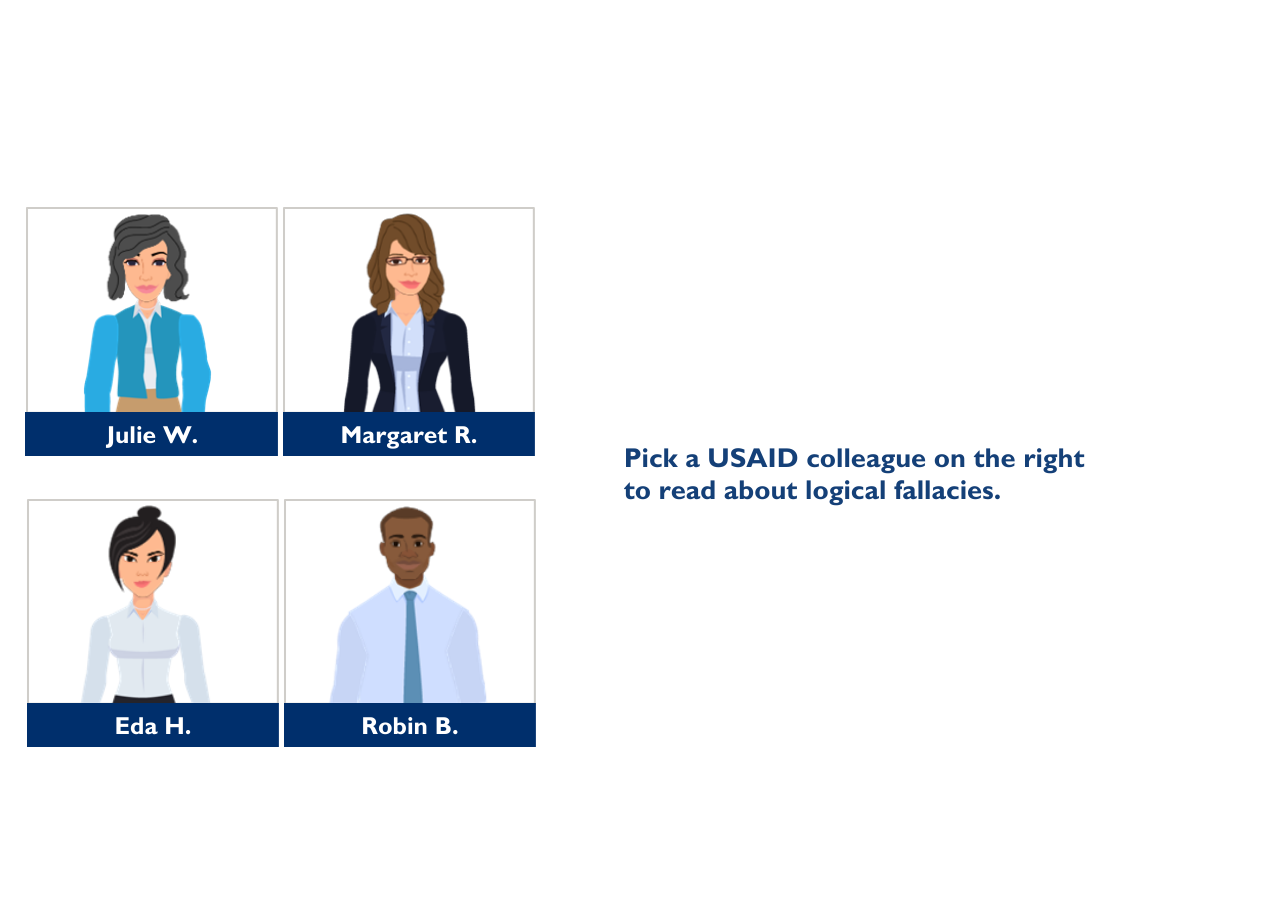
<file: portfolio/course_emlf/scormcontent/assets/NyM7B8YFtHnF5M0_/story.html>
﻿<!doctype html>
<html lang="en-US">
<head>
  <meta charset="utf-8">
  <!-- Created using Storyline 360 x64 - http://www.articulate.com  -->
  <!-- version: 3.86.32080.0 -->
  <title>B_5_Logical Fallacies Character Interaction_MM_NEW_2024</title>
  <meta http-equiv="x-ua-compatible" content="IE=edge"/>
  <meta name="viewport" content="width=device-width,initial-scale=1,user-scalable=no,shrink-to-fit=no,minimal-ui"/>
  <meta name="apple-mobile-web-app-capable" content="yes"/>
  <style>
    html, body { height: 100%; padding: 0; margin: 0 }
    #app { height: 100%; width: 100%; }
  </style>

  <script>
    window.DS = {};
    window.globals = {
      DATA_PATH_BASE: '',
      HAS_FRAME: true,
      HAS_SLIDE: true,

      lmsPresent: false,
      tinCanPresent: false,
      cmi5Present: false,
      aoSupport: false,
      scale: 'noscale',
      captureRc: false,
      browserSize: 'optimal',
      bgColor: '#FFFFFF',
      features: 'ClosedCaptionsCustomization,DropInBase,DropInInteractions,DropInMisc,DropInVectors,DropInVideo,JsApi,LayerPresentAsDialog,MultipleQuizTracking,UpdatedThemeEditor',
      themeName: 'unified',
      preloaderColor: '#8C8C8C',
      suppressAnalytics: false,
      productChannel: 'stable',
      publishSource: 'storyline',
      aid: 'auth0|5c1a7727cee072677462e35d',
      cid: 'f47ad12a-afe9-45ec-a2c1-57c5f4133b7b',
      playerVersion: '3.86.32080.0',
      publishTimestamp: '2024-03-31T17:19:09.0557352Z',
      maxIosVideoElements: 10,
      connectionSettings: { message: 'You%20are%20offline.%20Trying%20to%20reconnect...', useDarkTheme: true, mode: 'disabled' },
      hasFeature: function(feature) {
        return this.features.split(',').includes(feature);
      },
      
      parseParams: function(qs) {
        if (window.globals.parsedParams != null) {
          return window.globals.parsedParams;
        }
        qs = (qs || window.location.search.substr(1)).split('+').join(' ');
        var params = {},
            tokens,
            re = /[?&]?([^=]+)=([^&]*)/g;

        while (tokens = re.exec(qs)) {
          params[decodeURIComponent(tokens[1]).trim()] =
            decodeURIComponent(tokens[2]).trim();
        }
        window.globals.parsedParams = params;
        return params;
      }

    };
  </script>
  <script>
    var isIe11 = ('ActiveXObject' in window || window.MSBlobBuilder != null)
      && window.msCrypto != null && !window.ActiveXObject;
    if (isIe11) {
      window.globals.unsupportedBrowser = true;
      document.write(atob('[base64]'));
    }
  </script>

  <script>
    if (window.globals.hasFeature('MultiLanguageSupport')) {
      
      
    }
  </script>

  
  <script>window.THREE = { };</script>
  
<meta name="robots" content="noindex, nofollow"></head>
<body style="background: #FFFFFF" class="cs-HTML theme-unified">
<script src="player-interface.js"></script>
  <script>!function(){var e,i=/iPhone/i,o=/iPod/i,n=/iPad/i,t=/\biOS-universal(?:.+)Mac\b/i,r=/\bAndroid(?:.+)Mobile\b/i,a=/Android/i,d=/(?:SD4930UR|\bSilk(?:.+)Mobile\b)/i,p=/Silk/i,l=/Windows Phone/i,u=/\bWindows(?:.+)ARM\b/i,b=/BlackBerry/i,s=/BB10/i,c=/Opera Mini/i,f=/\b(CriOS|Chrome)(?:.+)Mobile/i,h=/Mobile(?:.+)Firefox\b/i,v=function(e){return void 0!==e&&"MacIntel"===e.platform&&"number"==typeof e.maxTouchPoints&&e.maxTouchPoints>1&&"undefined"==typeof MSStream};e=function(e){var m={userAgent:"",platform:"",maxTouchPoints:0};e||"undefined"==typeof navigator?"string"==typeof e?m.userAgent=e:e&&e.userAgent&&(m={userAgent:e.userAgent,platform:e.platform,maxTouchPoints:e.maxTouchPoints||0}):m={userAgent:navigator.userAgent,platform:navigator.platform,maxTouchPoints:navigator.maxTouchPoints||0};var g=m.userAgent,y=g.split("[FBAN");void 0!==y[1]&&(g=y[0]),void 0!==(y=g.split("Twitter"))[1]&&(g=y[0]);var A=function(e){return function(i){return i.test(e)}}(g),w={apple:{phone:A(i)&&!A(l),ipod:A(o),tablet:!A(i)&&(A(n)||v(m))&&!A(l),universal:A(t),device:(A(i)||A(o)||A(n)||A(t)||v(m))&&!A(l)},amazon:{phone:A(d),tablet:!A(d)&&A(p),device:A(d)||A(p)},android:{phone:!A(l)&&A(d)||!A(l)&&A(r),tablet:!A(l)&&!A(d)&&!A(r)&&(A(p)||A(a)),device:!A(l)&&(A(d)||A(p)||A(r)||A(a))||A(/\bokhttp\b/i)},windows:{phone:A(l),tablet:A(u),device:A(l)||A(u)},other:{blackberry:A(b),blackberry10:A(s),opera:A(c),firefox:A(h),chrome:A(f),device:A(b)||A(s)||A(c)||A(h)||A(f)},any:!1,phone:!1,tablet:!1};return w.any=w.apple.device||w.android.device||w.windows.device||w.other.device,w.phone=w.apple.phone||w.android.phone||w.windows.phone,w.tablet=w.apple.tablet||w.android.tablet||w.windows.tablet,w}(),"object"==typeof exports&&"undefined"!=typeof module?module.exports=e:"function"==typeof define&&define.amd?define((function(){return e})):this.isMobile=e}();
    window.isMobile.apple.tablet = window.isMobile.apple.tablet ||
      (navigator.platform === 'MacIntel' && navigator.maxTouchPoints > 1);
    window.isMobile.apple.device = window.isMobile.apple.device || window.isMobile.apple.tablet;
    window.isMobile.tablet = window.isMobile.tablet || window.isMobile.apple.tablet;
    window.isMobile.any = window.isMobile.any || window.isMobile.apple.tablet;
  </script>

  <div id="focus-sink" tabindex="-1"></div>

  <div id="preso"></div>
  <script>
    (function() {

      var classTypes = [ 'desktop', 'mobile', 'phone', 'tablet' ];

      var addDeviceClasses = function(prefix, testObj) {
        var curr, i;
        for (i = 0; i < classTypes.length; i++) {
          curr = classTypes[i];
          if (testObj[curr]) {
            document.body.classList.add(prefix + curr);
          }
        }
      };

      var params = window.globals.parseParams(),
          isDevicePreview = params.devicepreview === '1',
          isPhoneOverride = params.deviceType === 'phone' || (isDevicePreview && params.phone == '1'),
          isTabletOverride = (params.deviceType === 'tablet' || isDevicePreview) && !isPhoneOverride,
          isMobileOverride = isPhoneOverride || isTabletOverride;

      var deviceView = {
        desktop: !window.isMobile.any && !isMobileOverride,
        mobile: window.isMobile.any || isMobileOverride,
        phone: isPhoneOverride || (window.isMobile.phone && !isTabletOverride),
        tablet: isTabletOverride || window.isMobile.tablet
      };

      window.globals.deviceView = deviceView;
      window.isMobile.desktop = !window.isMobile.any;
      window.isMobile.mobile = window.isMobile.any;

      addDeviceClasses('view-', deviceView);

    })();
  </script>
  
  <script src='story_content/user.js' type=text/javascript></script>
  <div class="slide-loader"></div>

  <script>
    var doc = document, loader = doc.body.querySelector('.slide-loader'); [ 1, 2, 3 ].forEach(function(n) { var d = doc.createElement('div'); d.style.backgroundColor = window.globals.preloaderColor; d.classList.add('mobile-loader-dot'); d.classList.add('dot' + n); loader.appendChild(d); });
  </script>

  <div class="mobile-load-title-overlay" style="display: none">
    <div class="mobile-load-title">B_5_Logical Fallacies Character Interaction_MM_NEW_2024</div>
  </div>

  <div class="mobile-chrome-warning"></div>

  
<style>
  .warn-connection-dialog {
    display: none;
    background: transparent;
    pointer-events: all;
    position: fixed;
    left: 0;
    top: 0;
    width: 100%;
    height: 100%;
    z-index: 999;
  }

  .warn-connection-content {
    pointer-events: all;
    border-radius: 4px;
    background: white;
    border: 1px solid #E7E7E7;
    color: #333333;
    box-shadow: 0 2px 4px rgba(0, 0, 0, 0.25);
    transition: all 150ms ease-out;
    position: absolute;
    white-space: nowrap;
  }

  .view-phone.is-landscape .warn-connection-content {
    left: 23px;
    bottom: 23px;
  }

  .view-tablet.is-landscape .warn-connection-content {
    left: 50%;
    top: 20px;
    transform: translateX(-50%);
  }

  .view-mobile.is-portrait .warn-connection-content {
    transform: translate(-50%, calc(-100% - 15px));
  }

  .warn-connection-content p {
    display: inline-block;
    margin: 0 8px 0 0;
    line-height: 33px;
    font-size: 11px;
  }

  .warn-connection-content svg {
    position: relative;
    vertical-align: middle;
    margin: 0 2px 2px 8px;
  }

  .view-desktop .warn-connection-content {
    left: 1.5em;
    bottom: 1.5em;
  }

  .view-desktop .warn-connection-content p {
    font-size: 1.1em;
  }

  .is-offline .warn-connection-dialog {
    display: block;
  }

  .is-offline .cs-panel * {
    pointer-events: none !important;
  }

  .is-offline .cs-panel {
    pointer-events: all !important;
  }

  .is-offline #nav-controls * {
    pointer-events: none !important;
  }

  .is-offline #nav-controls {
    pointer-events: all !important;
  }
</style>

<div class="warn-connection-dialog" role="alertdialog" aria-modal="true" tabindex="0" aria-labelledby="warn-connection-message">
  <div class="warn-connection-content">
    <svg width="17" height="15" viewBox="0 0 17 15" xmlns="http://www.w3.org/2000/svg">
      <path fill="#8F0000" stroke="white" d="M16.07,12.98 L15.88,12.23 L9.51,1.21 C8.97,0.26,7.6,0.26,7.06,1.21 L0.69,12.23 C0.15,13.16,0.81,14.36,1.91,14.36 H14.65 C15.47,14.36,16.05,13.7,16.07,12.98 Z"/>
      <path fill="white" stroke="white" d="M8.58,5.5 C8.35,5.28,8.5,5.35,8.21,5.32 C8.09,5.35,7.97,5.49,7.96,5.67 C7.97,5.79,7.98,5.92,7.98,6.04 L7.98,6.04 C7.99,6.17,8,6.31,8.01,6.43 L8.01,6.44 C8.03,6.92,8.06,7.41,8.09,7.9 L8.09,7.9 C8.12,8.39,8.14,8.88,8.17,9.37 C8.17,9.39,8.18,9.42,8.2,9.44 C8.23,9.46,8.25,9.47,8.28,9.47 C8.31,9.47,8.34,9.46,8.35,9.44 C8.37,9.43,8.38,9.4,8.39,9.35 L8.39,9.34 C8.39,9.24,8.4,9.15,8.4,9.05 L8.4,9.05 C8.41,8.96,8.41,8.86,8.42,8.75 C8.43,8.44,8.45,8.12,8.47,7.81 L8.47,7.81 C8.49,7.49,8.51,7.18,8.53,6.87 C8.55,6.46,8.56,6.05,8.59,5.64 L8.6,5.62 C8.6,5.57,8.59,5.53,8.58,5.5 L8.21,5.32 Z"/>
      <circle fill="white" stroke="white" cx="8.3" cy="11.35" r="0.3"/>
    </svg>
    <p id="warn-connection-message">You are offline. Trying to reconnect...</p>
  </div>
</div>

<script>
  (function() {
    window.DS.connection = {
      warningShown: false,
      assets: {},
      loadingAssetGroup: false,
      retryDelay: 500
    };

    var connectionSettings = window.globals.connectionSettings || {};

    var useConnectionMessages = window.AbortController != null &&
      window.location.protocol != 'file:' &&
      connectionSettings.mode === 'normal';

    window.DS.connection.useConnectionMessages = useConnectionMessages;

    var assetCount = 0;
    var checkLoadedId;


    if (useConnectionMessages && connectionSettings != null) {
      var contentEl = document.querySelector('.warn-connection-content');
      var messageEl = contentEl.querySelector('p');

      if (connectionSettings.useDarkTheme) {
        contentEl.style.borderColor = '#BABBBA';
        contentEl.style.backgroundColor = '#282828';
        contentEl.style.color = '#FFFFFF';
      }

      if (connectionSettings.message != null) {
        messageEl.textContent = window.decodeURIComponent(connectionSettings.message);
      }
    }

    function checkAssetsReady() {
      for (var i in DS.connection.assets) {
        if (!DS.connection.assets[i].success) {
          return false;
        }
      }
      return true;
    }

    function stopAssetGroup() {
      if (!useConnectionMessages) { return; }

      assetCount = 0;

      DS.connection.oldAssetGroup = DS.connection.assets;
      DS.connection.assets = {};
      DS.connection.loadingAssetGroup = false;
      clearInterval(checkLoadedId);
    }

    function startAssetGroup() {
      if (!useConnectionMessages) { return; }
      var ticks = 0;
      clearInterval(checkLoadedId);
      checkLoadedId = setInterval(function() {
        var loaded = 0;
        if (assetCount === 0 && loaded === 0) {
          clearInterval(checkLoadedId);
          return;
        }

        for (var i in DS.connection.assets) {
          if (DS.connection.assets[i].success) {
            loaded++;
          }
        }

        if (assetCount === loaded && checkAssetsReady()) {
          for (var i in DS.connection.assets) {
            if (DS.connection.assets[i].action) {
              DS.connection.assets[i].action();
            }
          }
          hideWarning();
          stopAssetGroup();
        }
      }, 100)
    }

    function requiredAsset(url, action, retry, type) {
      if (!useConnectionMessages) { return; }
      if (DS.connection.assets[url]) { return; }

      DS.connection.assets[url] = {
        success: false, action: action, retry: retry, type: type
      };
      assetCount = Object.keys(DS.connection.assets).length;
      if (!DS.connection.loadingAssetGroup) {
        startAssetGroup();
      }
      DS.connection.loadingAssetGroup = true;
    }

    function assetLoaded(url) {
      if (!useConnectionMessages) { return; }
      if (DS.connection.assets[url]) {
        DS.connection.assets[url].success = true;
      }
    }

    function assetFailed(url) {
      if (!useConnectionMessages) { return; }
      if (!DS.connection.assets[url]) {
        if (/\.js$/.test(url) && url.indexOf('transcripts') === -1) {
          setTimeout(function() {
            if (DS.connection.lastSlideLoaded != null) {
              DS.connection.lastSlideLoaded();
            }
          }, DS.connection.retryDelay);
        }
        return;
      }
      if (!DS.connection.warningShown) { showWarning(); }
      if (DS.connection.assets[url].retry) {
        setTimeout(function() {
          if (!DS.connection.assets[url].success) {
            DS.connection.assets[url].retry()
          }
        }, DS.connection.retryDelay);
      }
    }

    function hideWarning() {
      document.body.classList.remove('is-offline');
      DS.connection.warningShown = false;
      enableKeys();
    }
    DS.connection.hideWarning = hideWarning

    function showWarning(btn) {
      document.body.classList.add('is-offline')
      DS.connection.warningShown = true;
      updateWarningPosition();
      disableKeys();
    }

    function updateWarningPosition() {
      if (!DS.connection.warningShown) {
        return;
      }

      var isPortrait = document.body.classList.contains('is-portrait');
      var isMobile = document.body.classList.contains('view-mobile');
      var warningEl = document.querySelector('.warn-connection-content');

      if (isPortrait && isMobile) {
        var slide = document.querySelector('.primary-slide');
        var slideRect = slide != null
          ? slide.getBoundingClientRect()
          : { top: window.innerHeight, left: 0, width: window.innerWidth };

        warningEl.style.top = `${slideRect.top}px`
        warningEl.style.left = `${slideRect.left + slideRect.width / 2}px`
      } else {
        warningEl.style.top = null;
        warningEl.style.left = null;
      }

      window.requestAnimationFrame(updateWarningPosition);
    }

    function onDisableKeyDown(e) {
      e.preventDefault();
      e.stopImmediatePropagation();
    }

    function onDisableKeyUp(e) {
      e.preventDefault();
      e.stopImmediatePropagation();
    }

    var accStyle = document.createElement('style');
    var warnDialogEl = document.querySelector('.warn-connection-dialog');

    function disableKeys() {
      if (DS.views && DS.views.nsStack && DS.views.nsStack.length === 1) {
        DS.views.nsStack[0].tabReachable = false
        DS.views.nsStack[0].updateTabIndex(true, true);
      }

      accStyle.innerHTML = '.acc-shadow-dom { display: none; }';
      document.body.appendChild(accStyle);

      warnDialogEl.parentNode.append(warnDialogEl);
      warnDialogEl.focus();
    }

    function enableKeys() {
      accStyle.remove();
      if (DS.views && DS.views.nsStack && DS.views.nsStack.length === 1 && DS.views.nsStack[0].name === '_frame') {
        DS.views.nsStack[0].tabReachable = true;
        DS.views.nsStack[0].updateTabIndex();
      }
    }

    // these will all be noops if the feature flag isn't set in
    // the data and `window.globals.features`
    DS.connection.requiredAsset = requiredAsset;
    DS.connection.assetLoaded = assetLoaded;
    DS.connection.assetFailed = assetFailed;
    DS.connection.stopAssetGroup = stopAssetGroup;
    DS.connection.startAssetGroup = startAssetGroup;
  })();
</script>


  <script>
    
    if (window.autoSpider && window.vInterfaceObject) {
      document.querySelector('.mobile-load-title-overlay').style.display = 'none';
    }
  </script>

  

  <link rel="stylesheet" href="html5/data/css/output.min.css" data-noprefix/>
</body>
<script src="html5/lib/scripts/bootstrapper.min.js"></script>
</html>
</file>
<file: style.css>
*{
    margin:0;
    padding:0;
    box-sizing:border-box;
}

:root{
    --charcoal:#231F20;
    --rust:#BB4430;
    --teal:#7EBDC2;
    --gold:#F3DFA2;
    --cream:#EFE6DD;
}

body{
    font-family:'Inter',sans-serif;
    background:var(--cream);
    color:var(--charcoal);
    line-height:1.7;
}

.hero{
    background:linear-gradient(135deg,var(--teal),#9fd4d7);
    padding:100px 20px;
}

.hero-content{
    max-width:900px;
    margin:auto;
}

h1{
    font-family:'Playfair Display',serif;
    font-size:4rem;
    margin-bottom:.25em;
}

h2{
    color:var(--rust);
    font-weight:500;
    margin-bottom:1.5rem;
}

.hero p{
    max-width:700px;
    font-size:1.1rem;
    margin-bottom:2rem;
}

.button{
    display:inline-block;
    background:var(--rust);
    color:#ffffff !important;
    padding:14px 28px;
    border-radius:999px;
    text-decoration:none;
    font-weight:700;
    transition:.25s;
}

.button:hover{
    background:#6f241b;
    color:#ffffff !important;
    transform:translateY(-2px);
}

section{
    max-width:1100px;
    margin:80px auto;
    padding:0 20px;
}

h3{
    font-family:'Playfair Display',serif;
    font-size:2.2rem;
    margin-bottom:35px;
    color:var(--charcoal);
}

.cards{
    display:grid;
    grid-template-columns:repeat(auto-fit,minmax(320px,1fr));
    gap:28px;
}

.card{
    background:white;
    padding:32px;
    border-radius:18px;
    box-shadow:0 10px 30px rgba(0,0,0,.08);
    transition:.25s;
    border-top:8px solid var(--teal);
}

.card:hover{
    transform:translateY(-8px);
}

.card h4{
    font-size:1.3rem;
    margin-bottom:16px;
    color:var(--rust);
}

.card p{
    margin-bottom:20px;
}

.card a{
    color:var(--rust);
    text-decoration:none;
    font-weight:700;
}

footer{
    margin-top:100px;
    background:var(--charcoal);
    color:white;
    text-align:center;
    padding:50px;
}

@media(max-width:700px){

h1{
    font-size:2.6rem;
}

h2{
    font-size:1.2rem;
}

.hero{
    padding:70px 20px;
}

}
.brand{

display:flex;
align-items:center;
gap:20px;

margin-bottom:40px;

}

.brand-m{

font-family:'Playfair Display',serif;
font-size:5rem;
color:white;

background:#BB4430;

width:95px;
height:95px;

border-radius:20px;

display:flex;
align-items:center;
justify-content:center;

box-shadow:0 15px 35px rgba(0,0,0,.15);

}

.brand-text h2{

margin:0;
font-size:2rem;

}

.brand-text p{

margin-top:6px;
text-transform:uppercase;
letter-spacing:.12em;
font-size:.8rem;

color:#231F20;

}
.client{
    margin: -6px 0 18px 0;

    font-size: .9rem;

    text-transform: uppercase;

    letter-spacing: .15em;

    font-weight: 700;

    color: var(--rust);

    opacity: .8;
}
.contact{

    background:var(--charcoal);

    color:white;

    text-align:center;

    padding:90px 20px;

    margin-top:100px;

}

.contact h3{

    color:white;

    margin-bottom:25px;

}

.contact p{

    max-width:700px;

    margin:0 auto 40px auto;

    opacity:.9;

}

.contact-links{

    display:flex;

    justify-content:center;

    gap:30px;

    flex-wrap:wrap;

}

.contact-links a{

    color:var(--gold);

    text-decoration:none;

    font-weight:700;

}

.contact-links a:hover{

    color:white;

}
/* Virtual Event Planning System */

.event-system-grid {
    display: grid;
    grid-template-columns: repeat(3, 1fr);
    gap: 12px;
    margin: 22px 0;
}

.event-system-grid > div {
    background: #f6f3ee;
    border-radius: 8px;
    padding: 15px;
}

.event-system-grid strong {
    display: block;
    color: var(--rust);
    font-size: 12px;
    letter-spacing: .06em;
    margin-bottom: 8px;
}

.event-system-grid span {
    display: block;
    font-size: 13px;
    line-height: 1.45;
    color: #555;
}

.card-impact {
    border-left: 4px solid var(--rust);
    padding: 10px 0 10px 15px;
    margin: 20px 0 24px;
}

.card-impact strong {
    display: block;
    color: var(--rust);
    margin-bottom: 5px;
}

.card-impact span {
    font-size: 14px;
    line-height: 1.45;
    color: #555;
}

@media (max-width: 700px) {
    .event-system-grid {
        grid-template-columns: 1fr;
    }
}
</file>
<file: portfolio/course_emlf/scormcontent/lib/icomoon.css>
@font-face {
	font-family: 'icomoon';
	src:  url('fonts/icomoon.ttf') format('truetype'),
				url('fonts/icomoon.woff') format('woff');
	font-weight: normal;
	font-style: normal;
}

[class^="icon-"], [class*=" icon-"] {
	/* use !important to prevent issues with browser extensions that change fonts */
	font-family: 'icomoon' !important;
	speak: none;
	font-style: normal;
	font-weight: normal;
	font-variant: normal;
	text-transform: none;
	line-height: 1;

	/* Better Font Rendering =========== */
	-webkit-font-smoothing: antialiased;
	-moz-osx-font-smoothing: grayscale;
}

.icon-edit-author-name:before {
	content: "\e976";
}
.icon-lock:before {
	content: "\e977";
}
.icon-checkmark-valid:before {
	content: "\e95d";
}
.icon-close-media-panel:before {
	content: "\e95e";
}
.icon-trash4:before {
	content: "\e95f";
}
.icon-x-invalid-url:before {
	content: "\e960";
}
.icon-attach2:before {
	content: "\e961";
}
.icon-bold:before {
	content: "\e962";
}
.icon-fontcolor:before {
	content: "\e963";
}
.icon-fontsize:before {
	content: "\e964";
}
.icon-italic:before {
	content: "\e965";
}
.icon-link:before {
	content: "\e966";
}
.icon-orderedlist:before {
	content: "\e967";
}
.icon-quote:before {
	content: "\e968";
}
.icon-unorderedlist:before {
	content: "\e969";
}
.icon-feedback:before {
	content: "\e910";
}
.icon-review:before {
	content: "\e911";
}
.icon-customizable:before {
	content: "\e908";
}
.icon-design:before {
	content: "\e909";
}
.icon-interactions:before {
	content: "\e90a";
}
.icon-questions:before {
	content: "\e90b";
}
.icon-scenarios2:before {
	content: "\e90c";
}
.icon-slides:before {
	content: "\e90d";
}
.icon-desktop:before {
	content: "\e902";
}
.icon-expressions:before {
	content: "\e903";
}
.icon-poses:before {
	content: "\e904";
}
.icon-retina:before {
	content: "\e905";
}
.icon-scenarios:before {
	content: "\e906";
}
.icon-transparency:before {
	content: "\e907";
}
.icon-Master-01:before {
	content: "\e934";
}
.icon-Master-02:before {
	content: "\e93a";
}
.icon-Master-03:before {
	content: "\e939";
}
.icon-Master-04:before {
	content: "\e936";
}
.icon-Master-05:before {
	content: "\e93b";
}
.icon-Master-06:before {
	content: "\e935";
}
.icon-Master-07:before {
	content: "\e937";
}
.icon-Master-08:before {
	content: "\e938";
}
.icon-Master-09:before {
	content: "\e922";
}
.icon-Master-10:before {
	content: "\e926";
}
.icon-Master-11:before {
	content: "\e924";
}
.icon-Master-12:before {
	content: "\e928";
}
.icon-Master-13:before {
	content: "\e923";
}
.icon-Master-14:before {
	content: "\e925";
}
.icon-Master-15:before {
	content: "\e929";
}
.icon-Master-16:before {
	content: "\e927";
}
.icon-Master-17:before {
	content: "\e92b";
}
.icon-Master-18:before {
	content: "\e92c";
}
.icon-Master-19:before {
	content: "\e92d";
}
.icon-Master-20:before {
	content: "\e92e";
}
.icon-Master-21:before {
	content: "\e92f";
}
.icon-Master-22:before {
	content: "\e930";
}
.icon-Master-23:before {
	content: "\e931";
}
.icon-Master-24:before {
	content: "\e932";
}
.icon-Master-25:before {
	content: "\e933";
}
.icon-Master-26:before {
	content: "\e92a";
}
.icon-check-circle:before {
	content: "\e803";
}
.icon-trash:before {
	content: "\e804";
}
.icon-rotation:before {
	content: "\e91a";
}
.icon-vector:before {
	content: "\e91b";
}
.icon-mute:before {
	content: "\e90e";
}
.icon-volume:before {
	content: "\e90f";
}
.icon-logo:before {
	content: "\e805";
}
.icon-share:before {
	content: "\e801";
}
.icon-sorting:before {
	content: "\e91c";
}
.icon-more:before {
	content: "\e91d";
}
.icon-copy:before {
	content: "\e951";
}
.icon-clock:before {
	content: "\e915";
}
.icon-quotes-left:before {
	content: "\e918";
}
.icon-list-numbered:before {
	content: "\e916";
}
.icon-list2:before {
	content: "\e917";
}
.icon-plus:before {
	content: "\e60a";
}
.icon-info:before {
	content: "\e974";
}
.icon-cross:before {
	content: "\e913";
}
.icon-checkmark:before {
	content: "\e975";
}
.icon-arrow-up2:before {
	content: "\e959";
}
.icon-arrow-down2:before {
	content: "\e95a";
}
.icon-sort-alpha-asc:before {
	content: "\e912";
}
.icon-rtf:before {
	content: "\e94b";
}
.icon-doc:before {
	content: "\e94a";
}
.icon-pdf:before {
	content: "\e94c";
}
.icon-ppt:before {
	content: "\e94d";
}
.icon-file:before {
	content: "\e94e";
}
.icon-xls:before {
	content: "\e94f";
}
.icon-zip:before {
	content: "\e950";
}
.icon-file-alt:before {
	content: "\e944";
}
.icon-doc-alt:before {
	content: "\e943";
}
.icon-pdf-alt:before {
	content: "\e945";
}
.icon-ppt-alt:before {
	content: "\e946";
}
.icon-rtf-alt:before {
	content: "\e947";
}
.icon-xls-alt:before {
	content: "\e948";
}
.icon-zip-alt:before {
	content: "\e949";
}
.icon-attach:before {
	content: "\e942";
}
.icon-reload:before {
	content: "\e941";
}
.icon-trash2:before {
	content: "\e60d";
}
.icon-arrow-left:before {
	content: "\e608";
}
.icon-arrow-right:before {
	content: "\e609";
}
.icon-check-alt:before {
	content: "\e606";
}
.icon-password-view:before {
	content: "\e972";
}
.icon-password-hide:before {
	content: "\e973";
}
.icon-view-grid:before {
	content: "\e96c";
}
.icon-grid-view:before {
	content: "\e96c";
}
.icon-view-list:before {
	content: "\e96d";
}
.icon-list-view:before {
	content: "\e96d";
}
.icon-blocks:before {
	content: "\e95b";
}
.icon-list3:before {
	content: "\e95c";
}
.icon-export:before {
	content: "\e958";
}
.icon-screencast:before {
	content: "\e957";
}
.icon-cursor:before {
	content: "\e956";
}
.icon-documents:before {
	content: "\e952";
}
.icon-duplicate:before {
	content: "\e952";
}
.icon-trash3:before {
	content: "\e953";
}
.icon-Article:before {
	content: "\e93c";
}
.icon-Interaction:before {
	content: "\e93d";
}
.icon-Quiz:before {
	content: "\e93e";
}
.icon-Video:before {
	content: "\e93f";
}
.icon-trashcan:before {
	content: "\e921";
}
.icon-marker_style:before {
	content: "\e920";
}
.icon-photo:before {
	content: "\e91f";
}
.icon-microphone:before {
	content: "\e91e";
}
.icon-plus2:before {
	content: "\e800";
}
.icon-processing:before {
	content: "\e607";
}
.icon-menu:before {
	content: "\e602";
}
.icon-headset:before {
	content: "\e603";
}
.icon-list:before {
	content: "\e604";
}
.icon-video:before {
	content: "\e605";
}
.icon-mail:before {
	content: "\e954";
}
.icon-remove:before {
	content: "\e955";
}
.icon-up-level-2:before {
	content: "\e96e";
}
.icon-up-level-list-2:before {
	content: "\e96f";
}
.icon-plus-circle:before {
	content: "\e802";
}
.icon-up-level:before {
	content: "\e970";
}
.icon-up-level-list:before {
	content: "\e971";
}
.icon-eye:before {
	content: "\e96b";
}
.icon-tick:before {
	content: "\e900";
}
.icon-check:before {
	content: "\e901";
}
.icon-link-alt:before {
	content: "\e919";
}
.icon-chevron-down:before {
	content: "\e60b";
}
.icon-chevron-up:before {
	content: "\e60c";
}
.icon-chevron-left:before {
	content: "\e600";
}
.icon-chevron:before {
	content: "\e601";
}
.icon-chevron-right:before {
	content: "\e601";
}
.icon-close-small:before {
	content: "\e940";
}
.icon-pie-chart:before {
	content: "\e914";
}
.icon-alert:before {
	content: "\e96a";
}
</file>
